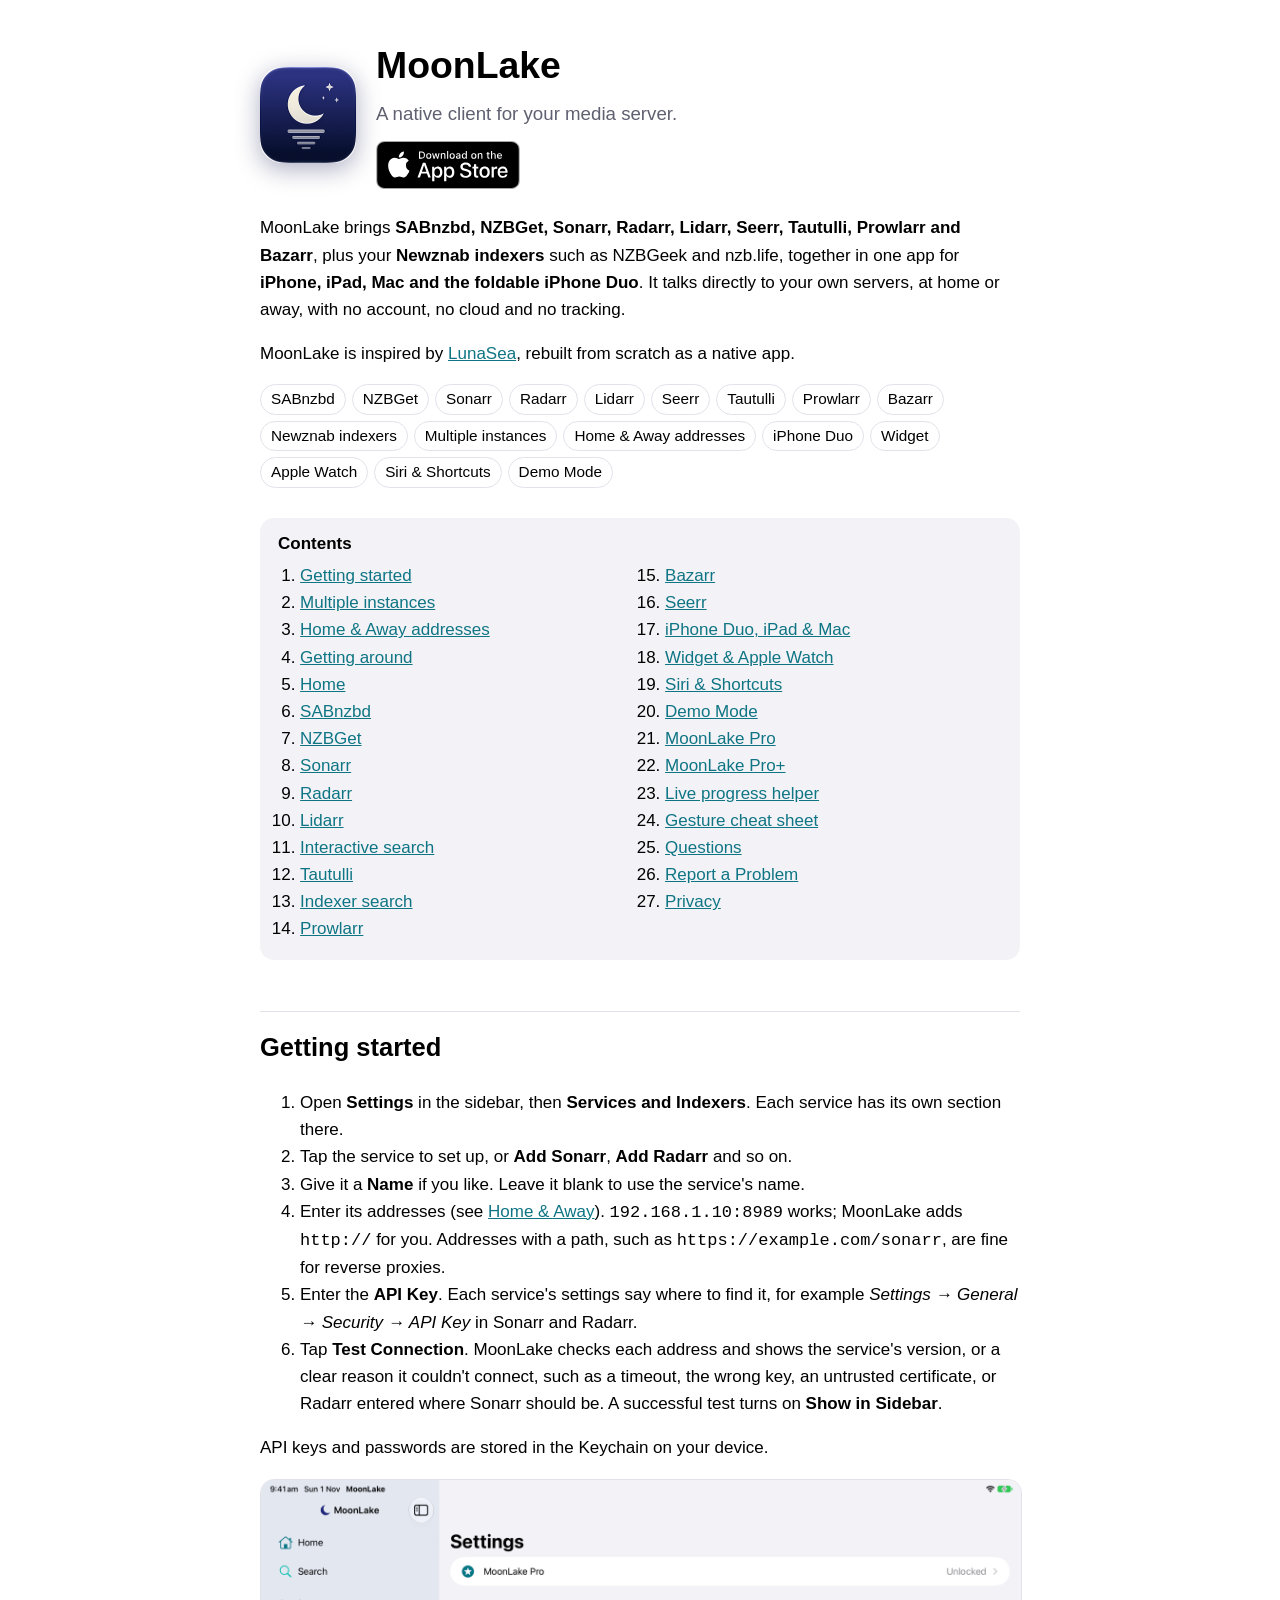
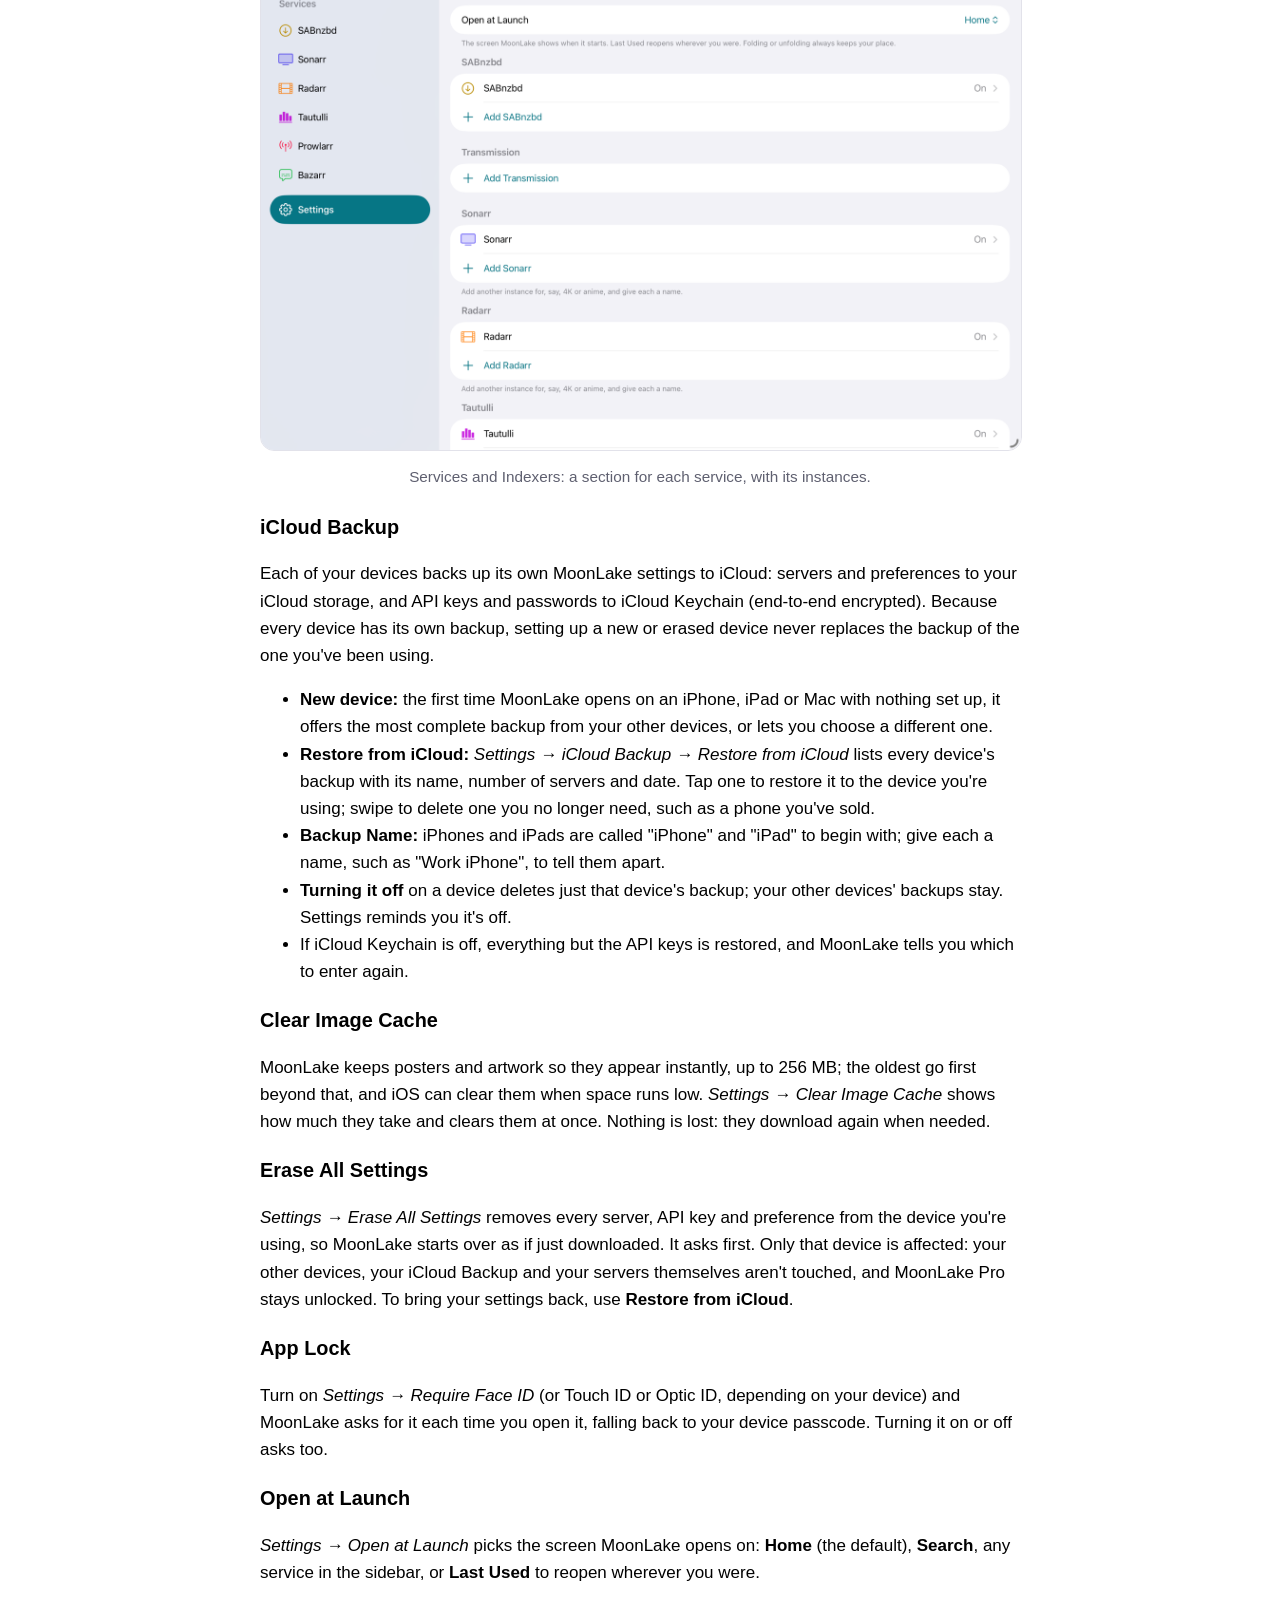
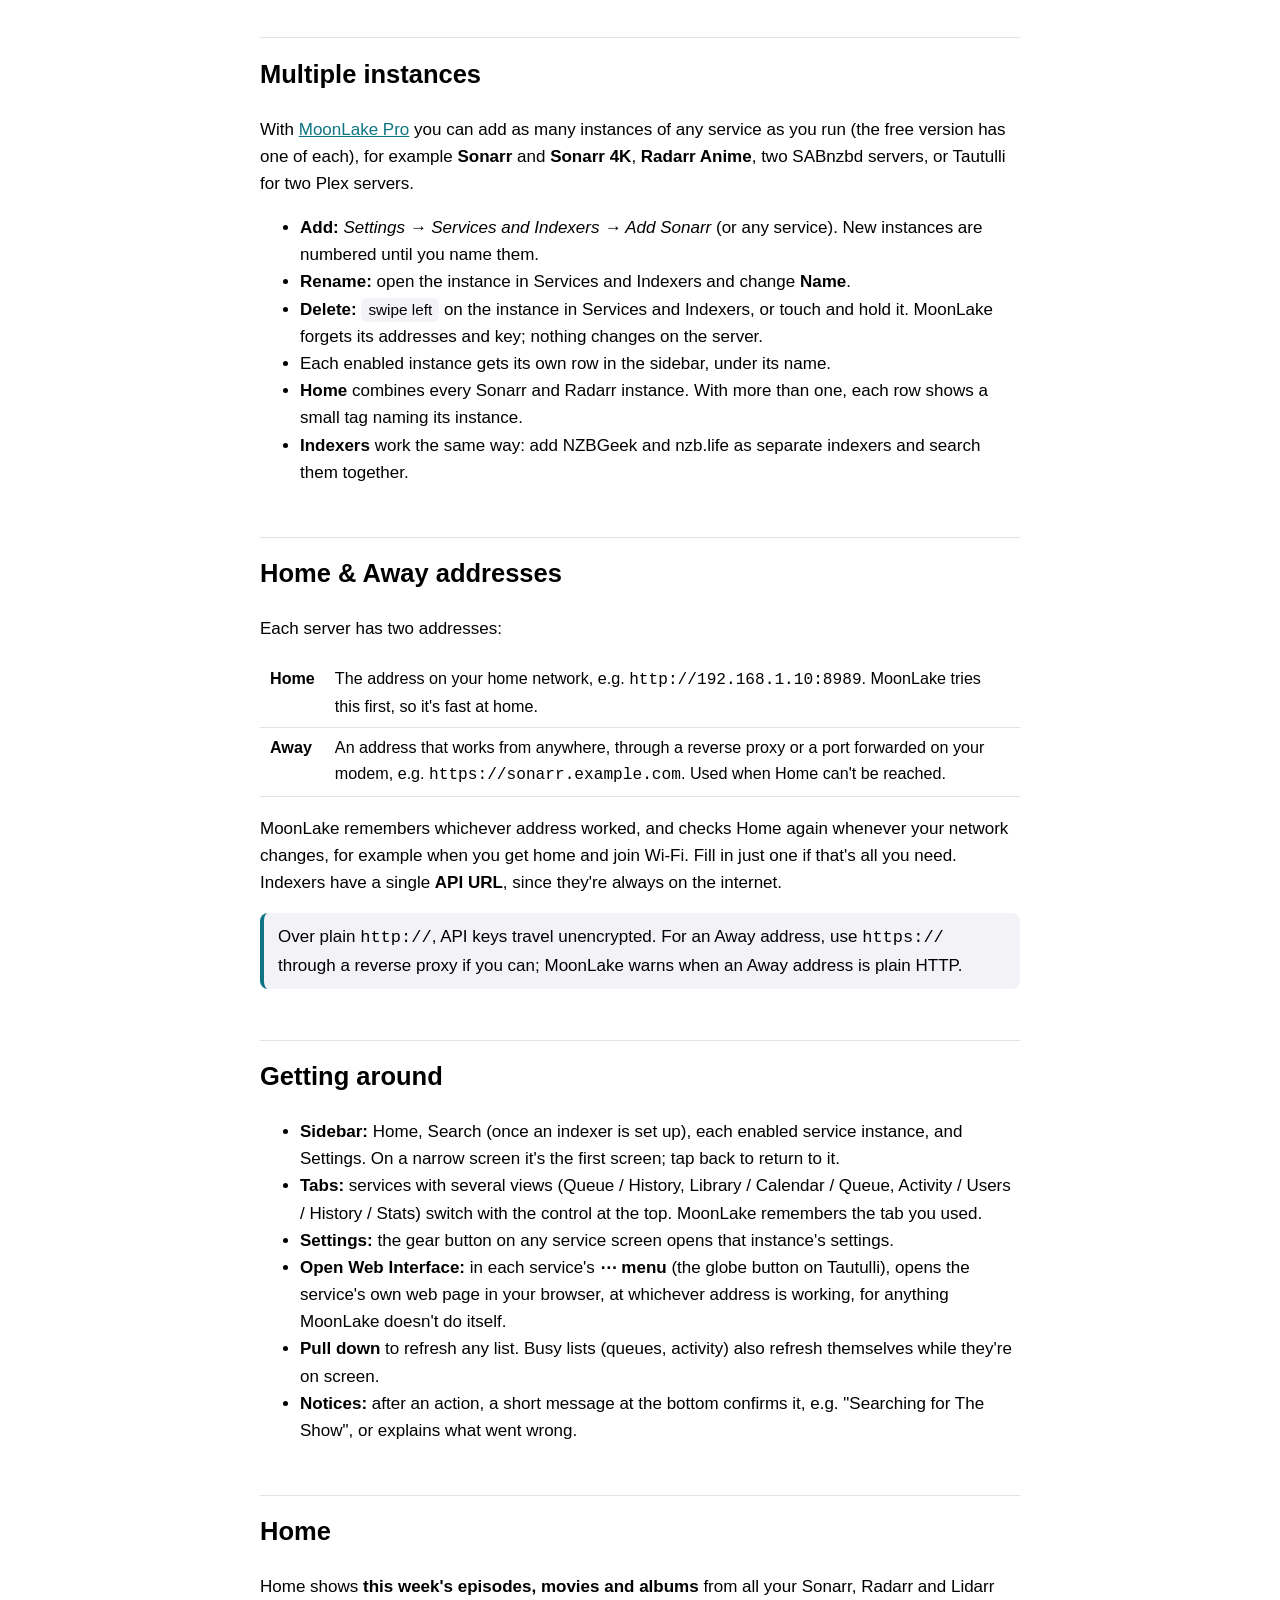
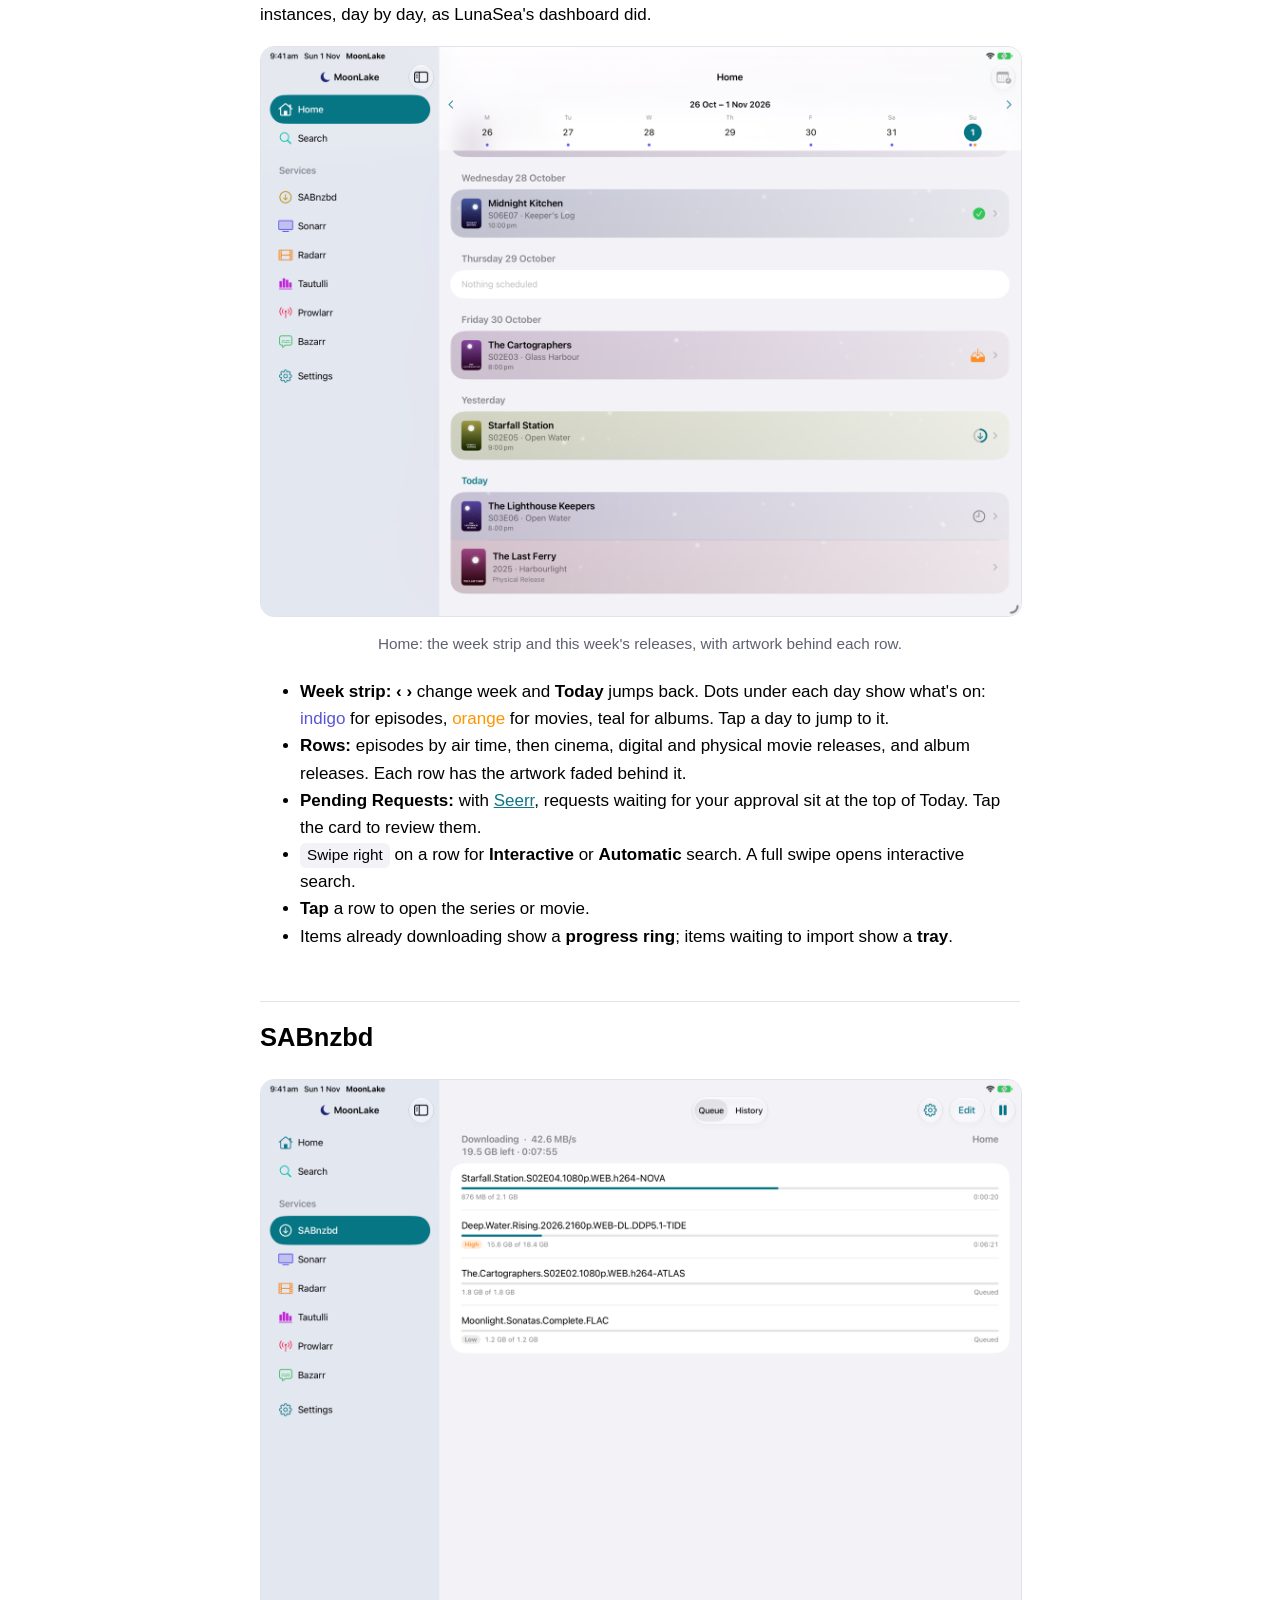
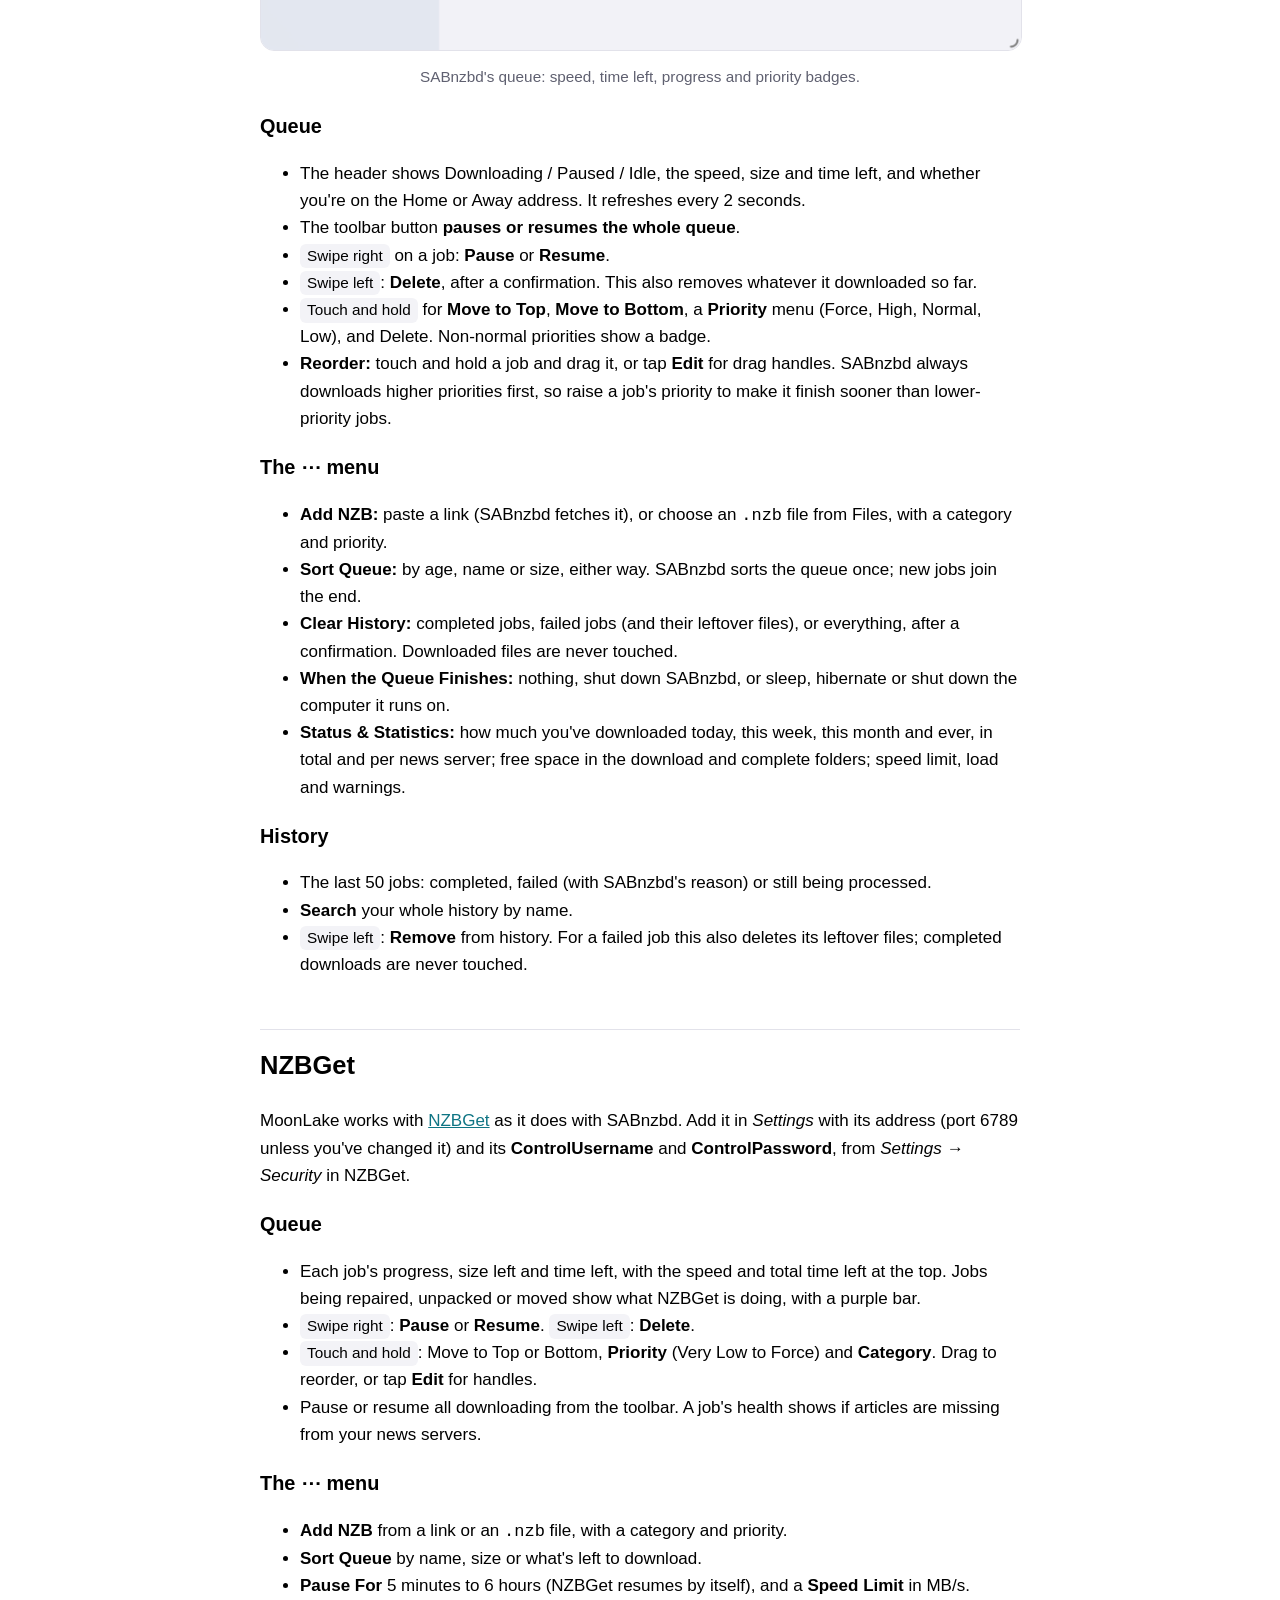
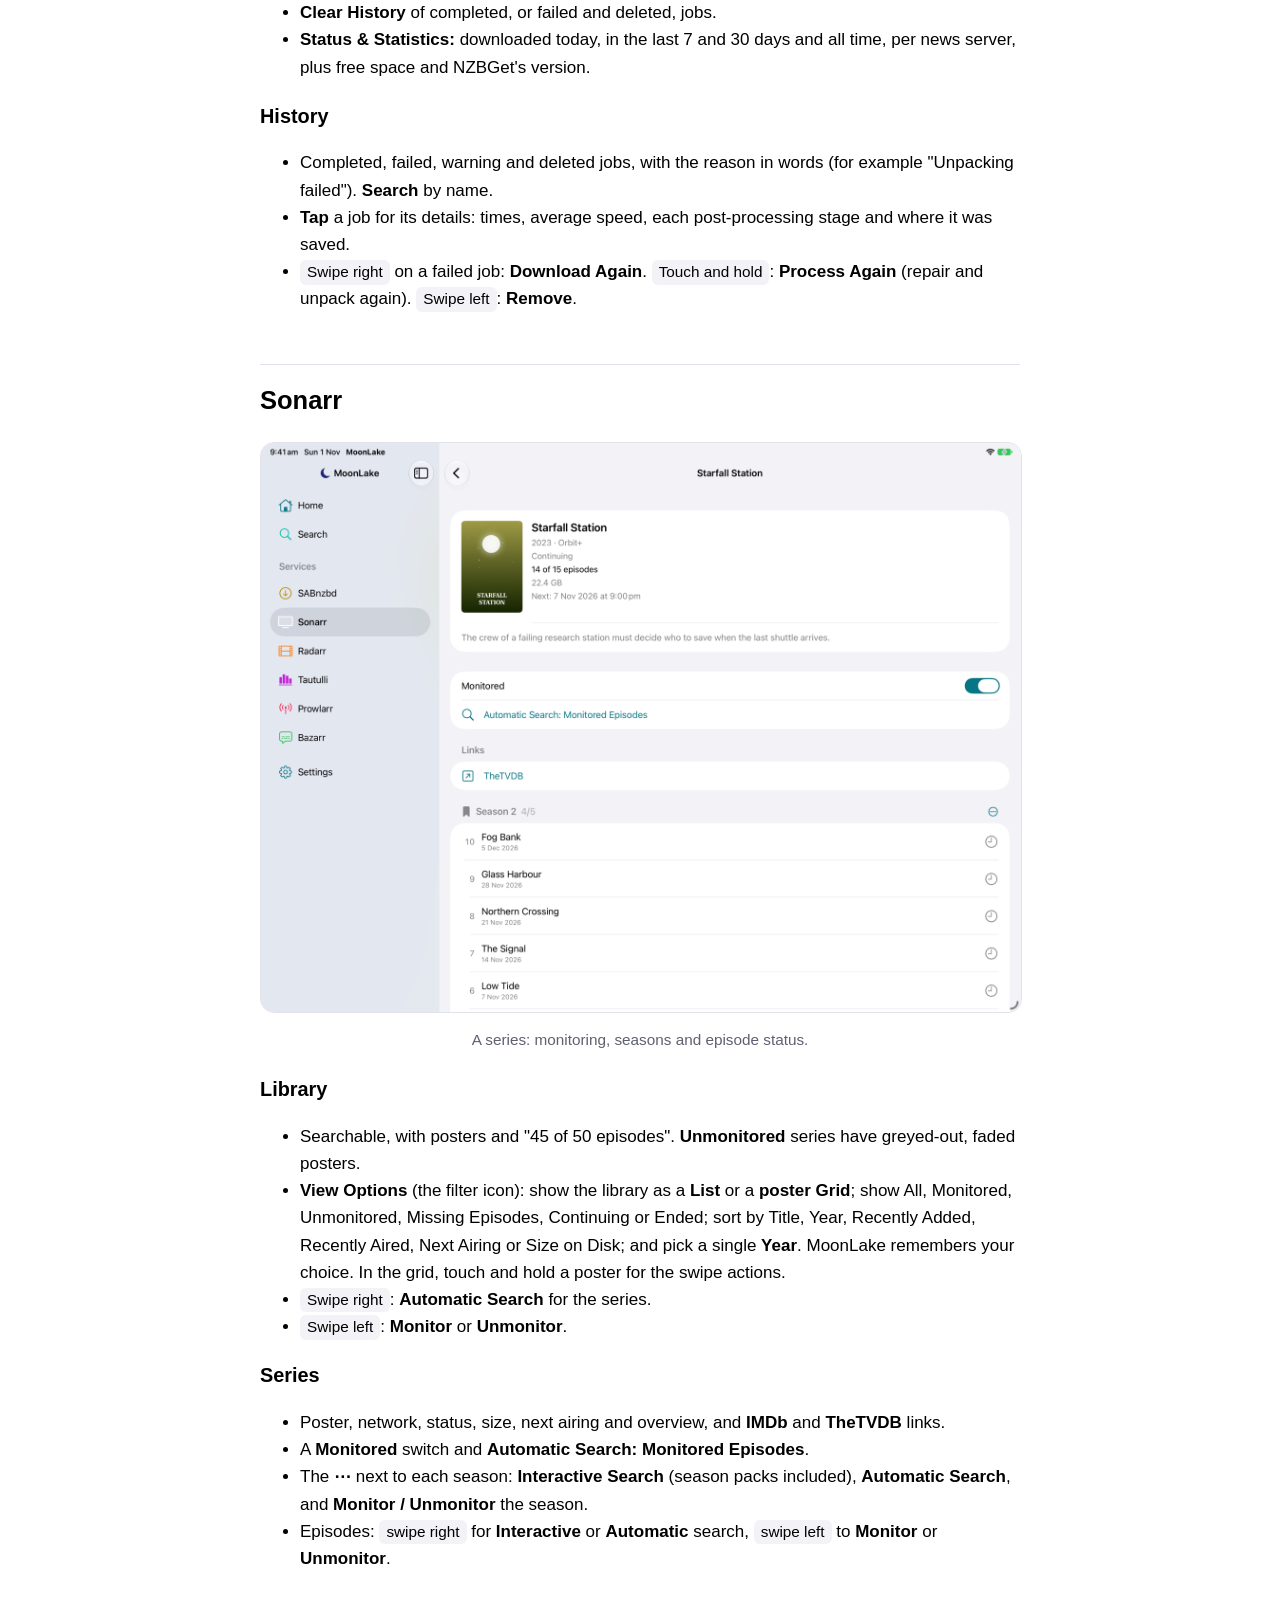
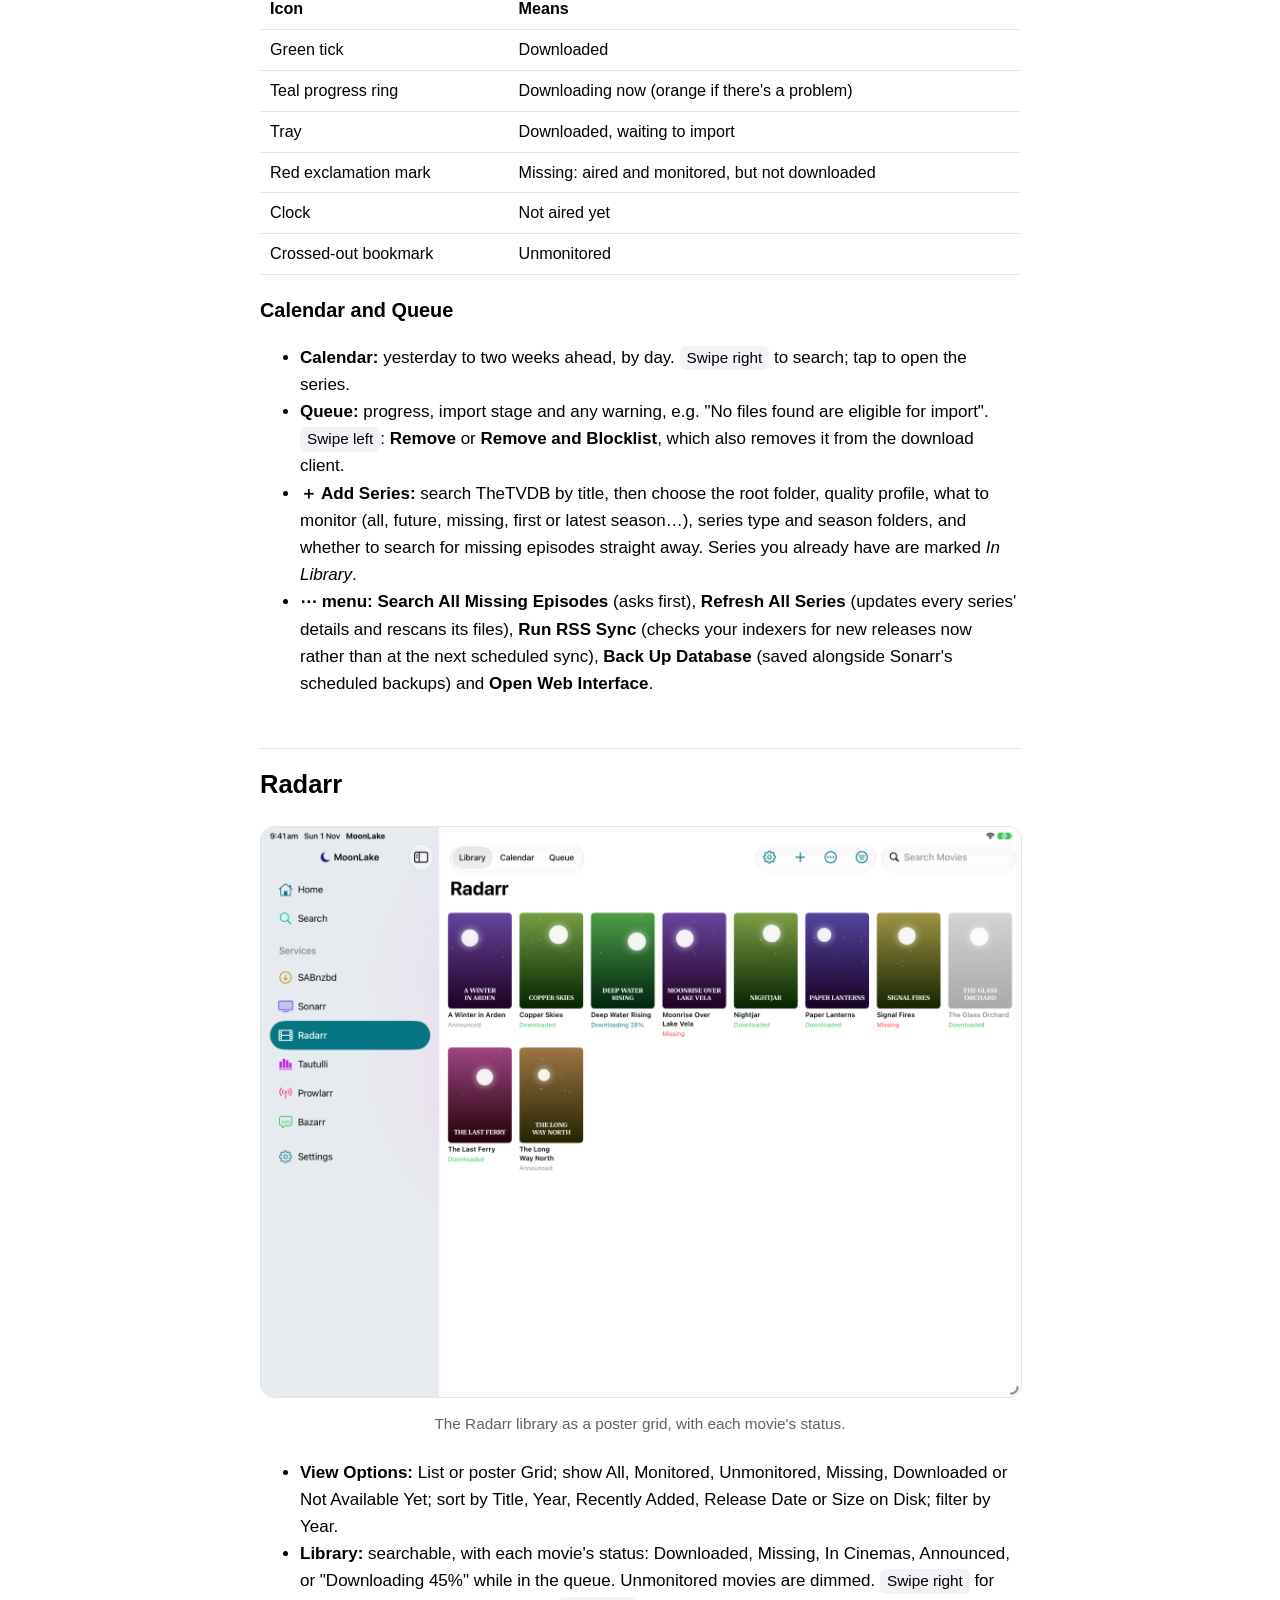
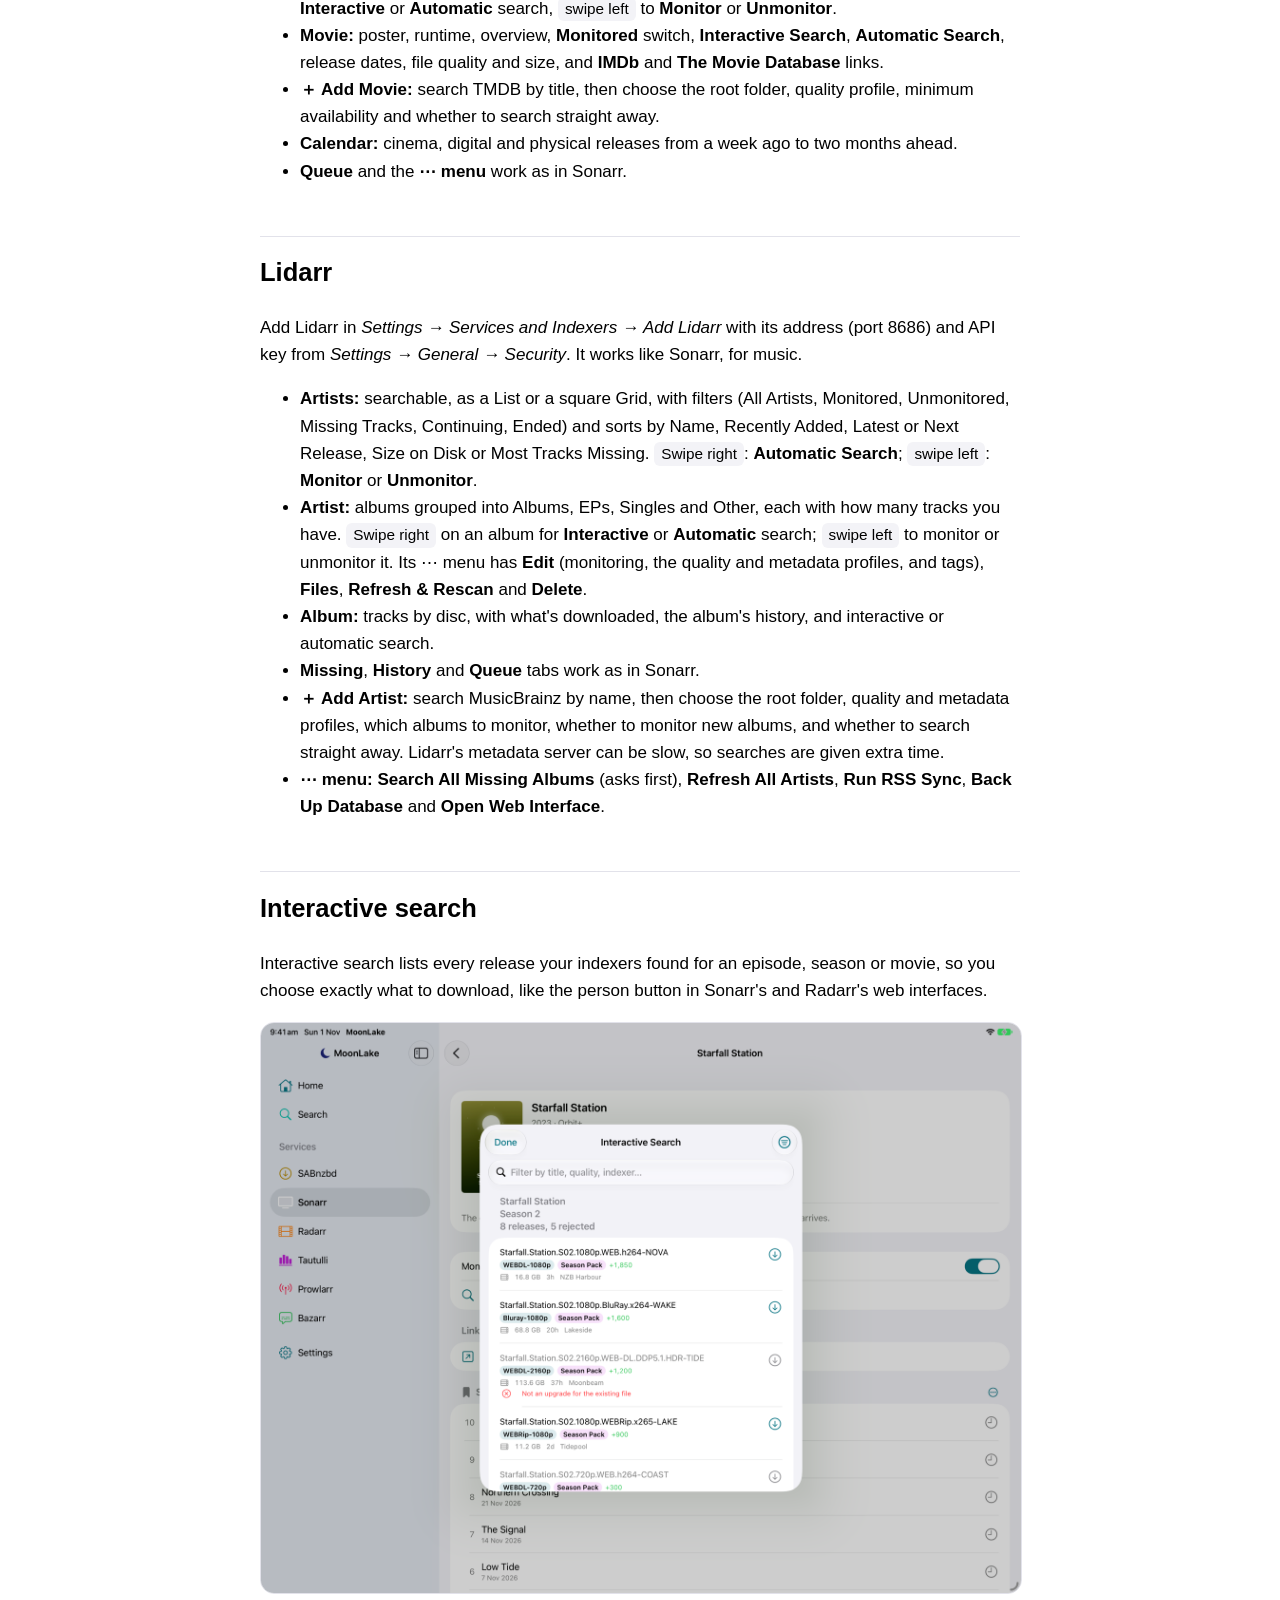
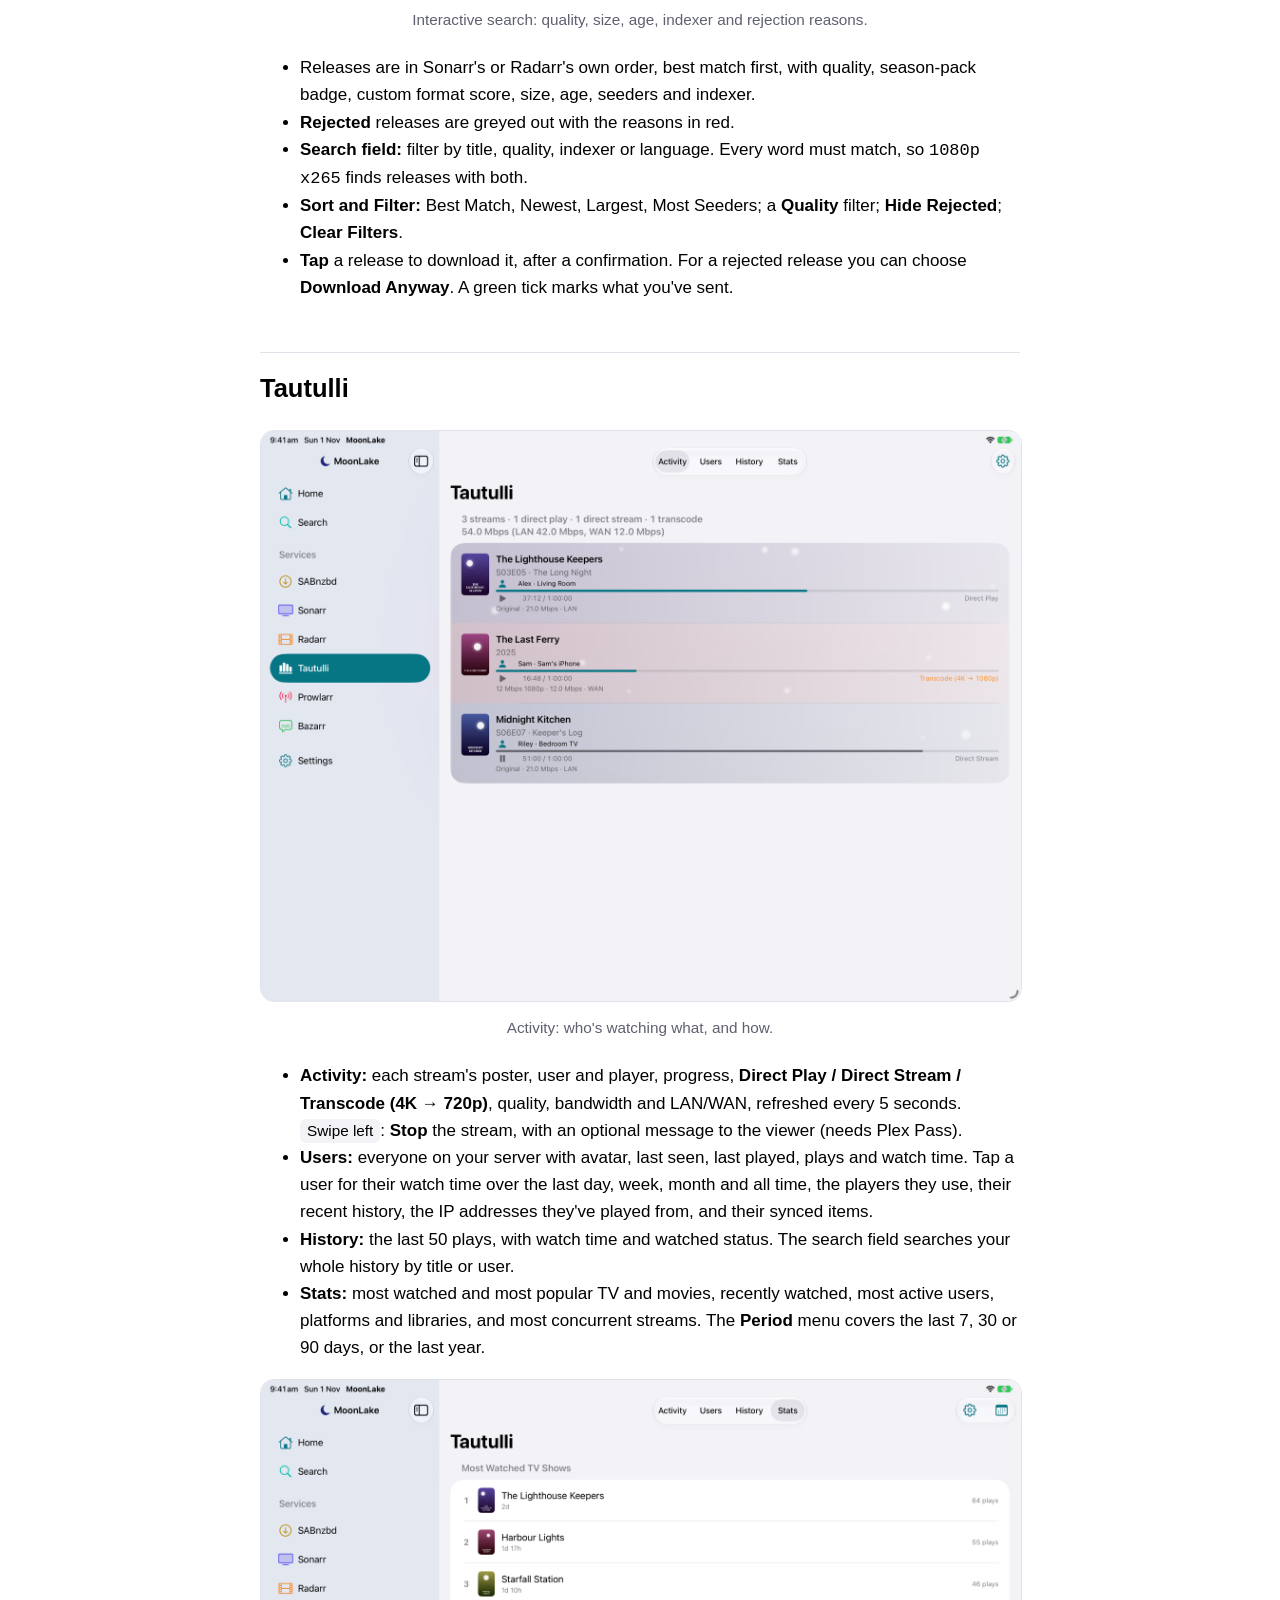
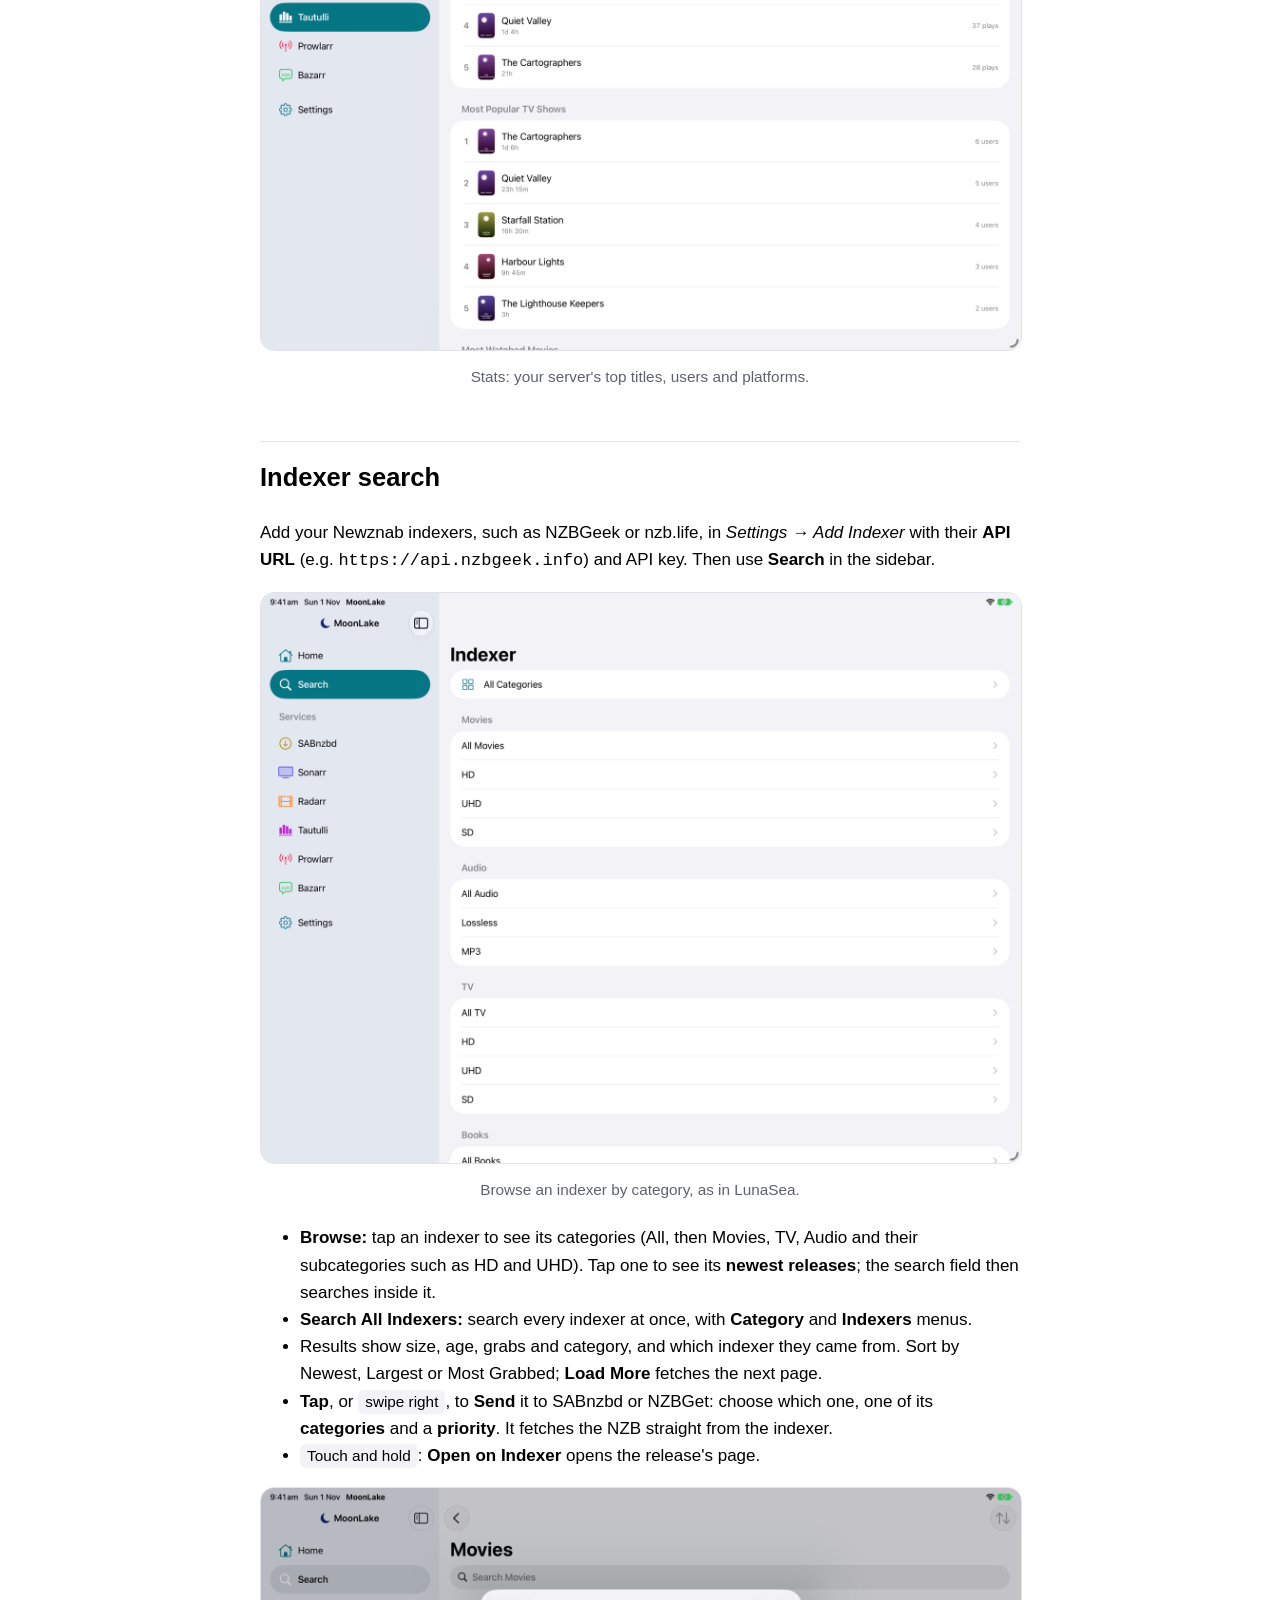
<file: index.html>
<!doctype html>
<html lang="en-AU">
<head>
  <meta charset="utf-8">
  <meta name="viewport" content="width=device-width, initial-scale=1">
  <title>MoonLake – A native client for your media server</title>
  <meta name="description" content="MoonLake is an iPhone, iPad and Mac app for SABnzbd, NZBGet, Sonarr, Radarr, Lidarr, Seerr, Tautulli, Prowlarr, Bazarr and Newznab indexers.">
  <link rel="icon" href="icon.png">
  <link rel="stylesheet" href="style.css">
</head>
<body>
  <main>
    <header class="hero">
      <img src="icon.png" alt="" width="96" height="96">
      <div>
        <h1>MoonLake</h1>
        <p class="tagline muted">A native client for your media server.</p>
        <p><a class="store-badge" href="https://apps.apple.com/app/id6829352237">
          <picture>
            <source srcset="images/app-store-badge-white.svg" media="(prefers-color-scheme: dark)">
            <img src="images/app-store-badge-black.svg" alt="Download on the App Store" width="144" height="48">
          </picture>
        </a></p>
      </div>
    </header>

    <p>MoonLake brings <strong>SABnzbd, NZBGet, Sonarr, Radarr, Lidarr, Seerr, Tautulli, Prowlarr and Bazarr</strong>, plus your <strong>Newznab indexers</strong> such as NZBGeek and nzb.life, together in one app for <strong>iPhone, iPad, Mac and the foldable iPhone Duo</strong>. It talks directly to your own servers, at home or away, with no account, no cloud and no tracking.</p>
    <p>MoonLake is inspired by <a href="https://github.com/jagandeepbrar/lunasea">LunaSea</a>, rebuilt from scratch as a native app.</p>

    <p class="chips"><span>SABnzbd</span><span>NZBGet</span><span>Sonarr</span><span>Radarr</span><span>Lidarr</span><span>Seerr</span><span>Tautulli</span><span>Prowlarr</span><span>Bazarr</span><span>Newznab indexers</span><span>Multiple instances</span><span>Home &amp; Away addresses</span><span>iPhone Duo</span><span>Widget</span><span>Apple Watch</span><span>Siri &amp; Shortcuts</span><span>Demo Mode</span></p>

    <nav class="toc">
      <strong>Contents</strong>
      <ol>
        <li><a href="#setup">Getting started</a></li>
        <li><a href="#instances">Multiple instances</a></li>
        <li><a href="#addresses">Home &amp; Away addresses</a></li>
        <li><a href="#navigating">Getting around</a></li>
        <li><a href="#home">Home</a></li>
        <li><a href="#sabnzbd">SABnzbd</a></li>
        <li><a href="#nzbget">NZBGet</a></li>
        <li><a href="#sonarr">Sonarr</a></li>
        <li><a href="#radarr">Radarr</a></li>
        <li><a href="#lidarr">Lidarr</a></li>
        <li><a href="#interactive">Interactive search</a></li>
        <li><a href="#tautulli">Tautulli</a></li>
        <li><a href="#indexers">Indexer search</a></li>
        <li><a href="#prowlarr">Prowlarr</a></li>
        <li><a href="#bazarr">Bazarr</a></li>
        <li><a href="#seerr">Seerr</a></li>
        <li><a href="#duo">iPhone Duo, iPad &amp; Mac</a></li>
        <li><a href="#widget">Widget &amp; Apple Watch</a></li>
        <li><a href="#shortcuts">Siri &amp; Shortcuts</a></li>
        <li><a href="#demo">Demo Mode</a></li>
        <li><a href="#pro">MoonLake Pro</a></li>
        <li><a href="#proplus">MoonLake Pro+</a></li>
        <li><a href="#helper">Live progress helper</a></li>
        <li><a href="#gestures">Gesture cheat sheet</a></li>
        <li><a href="#faq">Questions</a></li>
        <li><a href="#support">Report a Problem</a></li>
        <li><a href="#privacy">Privacy</a></li>
      </ol>
    </nav>

    <h2 id="setup">Getting started</h2>
    <ol>
      <li>Open <strong>Settings</strong> in the sidebar, then <strong>Services and Indexers</strong>. Each service has its own section there.</li>
      <li>Tap the service to set up, or <strong>Add Sonarr</strong>, <strong>Add Radarr</strong> and so on.</li>
      <li>Give it a <strong>Name</strong> if you like. Leave it blank to use the service's name.</li>
      <li>Enter its addresses (see <a href="#addresses">Home &amp; Away</a>). <code>192.168.1.10:8989</code> works; MoonLake adds <code>http://</code> for you. Addresses with a path, such as <code>https://example.com/sonarr</code>, are fine for reverse proxies.</li>
      <li>Enter the <strong>API Key</strong>. Each service's settings say where to find it, for example <em>Settings → General → Security → API Key</em> in Sonarr and Radarr.</li>
      <li>Tap <strong>Test Connection</strong>. MoonLake checks each address and shows the service's version, or a clear reason it couldn't connect, such as a timeout, the wrong key, an untrusted certificate, or Radarr entered where Sonarr should be. A successful test turns on <strong>Show in Sidebar</strong>.</li>
    </ol>
    <p>API keys and passwords are stored in the Keychain on your device.</p>
    <figure><img src="images/settings.png" alt="Settings, with a section for each service and its instances"><figcaption>Services and Indexers: a section for each service, with its instances.</figcaption></figure>

    <h3>iCloud Backup</h3>
    <p>Each of your devices backs up its own MoonLake settings to iCloud: servers and preferences to your iCloud storage, and API keys and passwords to iCloud Keychain (end-to-end encrypted). Because every device has its own backup, setting up a new or erased device never replaces the backup of the one you've been using.</p>
    <ul>
      <li><strong>New device:</strong> the first time MoonLake opens on an iPhone, iPad or Mac with nothing set up, it offers the most complete backup from your other devices, or lets you choose a different one.</li>
      <li><strong>Restore from iCloud:</strong> <em>Settings → iCloud Backup → Restore from iCloud</em> lists every device's backup with its name, number of servers and date. Tap one to restore it to the device you're using; swipe to delete one you no longer need, such as a phone you've sold.</li>
      <li><strong>Backup Name:</strong> iPhones and iPads are called "iPhone" and "iPad" to begin with; give each a name, such as "Work iPhone", to tell them apart.</li>
      <li><strong>Turning it off</strong> on a device deletes just that device's backup; your other devices' backups stay. Settings reminds you it's off.</li>
      <li>If iCloud Keychain is off, everything but the API keys is restored, and MoonLake tells you which to enter again.</li>
    </ul>

    <h3>Clear Image Cache</h3>
    <p>MoonLake keeps posters and artwork so they appear instantly, up to 256 MB; the oldest go first beyond that, and iOS can clear them when space runs low. <em>Settings → Clear Image Cache</em> shows how much they take and clears them at once. Nothing is lost: they download again when needed.</p>

    <h3>Erase All Settings</h3>
    <p><em>Settings → Erase All Settings</em> removes every server, API key and preference from the device you're using, so MoonLake starts over as if just downloaded. It asks first. Only that device is affected: your other devices, your iCloud Backup and your servers themselves aren't touched, and MoonLake Pro stays unlocked. To bring your settings back, use <strong>Restore from iCloud</strong>.</p>

    <h3>App Lock</h3>
    <p>Turn on <em>Settings → Require Face ID</em> (or Touch ID or Optic ID, depending on your device) and MoonLake asks for it each time you open it, falling back to your device passcode. Turning it on or off asks too.</p>

    <h3>Open at Launch</h3>
    <p><em>Settings → Open at Launch</em> picks the screen MoonLake opens on: <strong>Home</strong> (the default), <strong>Search</strong>, any service in the sidebar, or <strong>Last Used</strong> to reopen wherever you were.</p>

    <h2 id="instances">Multiple instances</h2>
    <p>With <a href="#pro">MoonLake Pro</a> you can add as many instances of any service as you run (the free version has one of each), for example <strong>Sonarr</strong> and <strong>Sonarr 4K</strong>, <strong>Radarr Anime</strong>, two SABnzbd servers, or Tautulli for two Plex servers.</p>
    <ul>
      <li><strong>Add:</strong> <em>Settings → Services and Indexers → Add Sonarr</em> (or any service). New instances are numbered until you name them.</li>
      <li><strong>Rename:</strong> open the instance in Services and Indexers and change <strong>Name</strong>.</li>
      <li><strong>Delete:</strong> <span class="gesture">swipe left</span> on the instance in Services and Indexers, or touch and hold it. MoonLake forgets its addresses and key; nothing changes on the server.</li>
      <li>Each enabled instance gets its own row in the sidebar, under its name.</li>
      <li><strong>Home</strong> combines every Sonarr and Radarr instance. With more than one, each row shows a small tag naming its instance.</li>
      <li><strong>Indexers</strong> work the same way: add NZBGeek and nzb.life as separate indexers and search them together.</li>
    </ul>

    <h2 id="addresses">Home &amp; Away addresses</h2>
    <p>Each server has two addresses:</p>
    <table>
      <tr><th>Home</th><td>The address on your home network, e.g. <code>http://192.168.1.10:8989</code>. MoonLake tries this first, so it's fast at home.</td></tr>
      <tr><th>Away</th><td>An address that works from anywhere, through a reverse proxy or a port forwarded on your modem, e.g. <code>https://sonarr.example.com</code>. Used when Home can't be reached.</td></tr>
    </table>
    <p>MoonLake remembers whichever address worked, and checks Home again whenever your network changes, for example when you get home and join Wi-Fi. Fill in just one if that's all you need. Indexers have a single <strong>API URL</strong>, since they're always on the internet.</p>
    <p class="note">Over plain <code>http://</code>, API keys travel unencrypted. For an Away address, use <code>https://</code> through a reverse proxy if you can; MoonLake warns when an Away address is plain HTTP.</p>

    <h2 id="navigating">Getting around</h2>
    <ul>
      <li><strong>Sidebar:</strong> Home, Search (once an indexer is set up), each enabled service instance, and Settings. On a narrow screen it's the first screen; tap back to return to it.</li>
      <li><strong>Tabs:</strong> services with several views (Queue / History, Library / Calendar / Queue, Activity / Users / History / Stats) switch with the control at the top. MoonLake remembers the tab you used.</li>
      <li><strong>Settings:</strong> the gear button on any service screen opens that instance's settings.</li>
      <li><strong>Open Web Interface:</strong> in each service's <strong>⋯ menu</strong> (the globe button on Tautulli), opens the service's own web page in your browser, at whichever address is working, for anything MoonLake doesn't do itself.</li>
      <li><strong>Pull down</strong> to refresh any list. Busy lists (queues, activity) also refresh themselves while they're on screen.</li>
      <li><strong>Notices:</strong> after an action, a short message at the bottom confirms it, e.g. "Searching for The Show", or explains what went wrong.</li>
    </ul>

    <h2 id="home">Home</h2>
    <p>Home shows <strong>this week's episodes, movies and albums</strong> from all your Sonarr, Radarr and Lidarr instances, day by day, as LunaSea's dashboard did.</p>
    <figure><img src="images/home.png" alt="Home, with the week strip and a list of this week's releases"><figcaption>Home: the week strip and this week's releases, with artwork behind each row.</figcaption></figure>
    <ul>
      <li><strong>Week strip:</strong> <strong>‹ ›</strong> change week and <strong>Today</strong> jumps back. Dots under each day show what's on: <span style="color:#5856D6">indigo</span> for episodes, <span style="color:#FF9500">orange</span> for movies, teal for albums. Tap a day to jump to it.</li>
      <li><strong>Rows:</strong> episodes by air time, then cinema, digital and physical movie releases, and album releases. Each row has the artwork faded behind it.</li>
      <li><strong>Pending Requests:</strong> with <a href="#seerr">Seerr</a>, requests waiting for your approval sit at the top of Today. Tap the card to review them.</li>
      <li><span class="gesture">Swipe right</span> on a row for <strong>Interactive</strong> or <strong>Automatic</strong> search. A full swipe opens interactive search.</li>
      <li><strong>Tap</strong> a row to open the series or movie.</li>
      <li>Items already downloading show a <strong>progress ring</strong>; items waiting to import show a <strong>tray</strong>.</li>
    </ul>

    <h2 id="sabnzbd">SABnzbd</h2>
    <figure><img src="images/sabnzbd-queue.png" alt="SABnzbd queue with speed, progress and priorities"><figcaption>SABnzbd's queue: speed, time left, progress and priority badges.</figcaption></figure>
    <h3>Queue</h3>
    <ul>
      <li>The header shows Downloading / Paused / Idle, the speed, size and time left, and whether you're on the Home or Away address. It refreshes every 2 seconds.</li>
      <li>The toolbar button <strong>pauses or resumes the whole queue</strong>.</li>
      <li><span class="gesture">Swipe right</span> on a job: <strong>Pause</strong> or <strong>Resume</strong>.</li>
      <li><span class="gesture">Swipe left</span>: <strong>Delete</strong>, after a confirmation. This also removes whatever it downloaded so far.</li>
      <li><span class="gesture">Touch and hold</span> for <strong>Move to Top</strong>, <strong>Move to Bottom</strong>, a <strong>Priority</strong> menu (Force, High, Normal, Low), and Delete. Non-normal priorities show a badge.</li>
      <li><strong>Reorder:</strong> touch and hold a job and drag it, or tap <strong>Edit</strong> for drag handles. SABnzbd always downloads higher priorities first, so raise a job's priority to make it finish sooner than lower-priority jobs.</li>
    </ul>
    <h3>The ⋯ menu</h3>
    <ul>
      <li><strong>Add NZB:</strong> paste a link (SABnzbd fetches it), or choose an <code>.nzb</code> file from Files, with a category and priority.</li>
      <li><strong>Sort Queue:</strong> by age, name or size, either way. SABnzbd sorts the queue once; new jobs join the end.</li>
      <li><strong>Clear History:</strong> completed jobs, failed jobs (and their leftover files), or everything, after a confirmation. Downloaded files are never touched.</li>
      <li><strong>When the Queue Finishes:</strong> nothing, shut down SABnzbd, or sleep, hibernate or shut down the computer it runs on.</li>
      <li><strong>Status &amp; Statistics:</strong> how much you've downloaded today, this week, this month and ever, in total and per news server; free space in the download and complete folders; speed limit, load and warnings.</li>
    </ul>
    <h3>History</h3>
    <ul>
      <li>The last 50 jobs: completed, failed (with SABnzbd's reason) or still being processed.</li>
      <li><strong>Search</strong> your whole history by name.</li>
      <li><span class="gesture">Swipe left</span>: <strong>Remove</strong> from history. For a failed job this also deletes its leftover files; completed downloads are never touched.</li>
    </ul>

    <h2 id="nzbget">NZBGet</h2>
    <p>MoonLake works with <a href="https://nzbget.com">NZBGet</a> as it does with SABnzbd. Add it in <em>Settings</em> with its address (port 6789 unless you've changed it) and its <strong>ControlUsername</strong> and <strong>ControlPassword</strong>, from <em>Settings → Security</em> in NZBGet.</p>
    <h3>Queue</h3>
    <ul>
      <li>Each job's progress, size left and time left, with the speed and total time left at the top. Jobs being repaired, unpacked or moved show what NZBGet is doing, with a purple bar.</li>
      <li><span class="gesture">Swipe right</span>: <strong>Pause</strong> or <strong>Resume</strong>. <span class="gesture">Swipe left</span>: <strong>Delete</strong>.</li>
      <li><span class="gesture">Touch and hold</span>: Move to Top or Bottom, <strong>Priority</strong> (Very Low to Force) and <strong>Category</strong>. Drag to reorder, or tap <strong>Edit</strong> for handles.</li>
      <li>Pause or resume all downloading from the toolbar. A job's health shows if articles are missing from your news servers.</li>
    </ul>
    <h3>The ⋯ menu</h3>
    <ul>
      <li><strong>Add NZB</strong> from a link or an <code>.nzb</code> file, with a category and priority.</li>
      <li><strong>Sort Queue</strong> by name, size or what's left to download.</li>
      <li><strong>Pause For</strong> 5 minutes to 6 hours (NZBGet resumes by itself), and a <strong>Speed Limit</strong> in MB/s.</li>
      <li><strong>Clear History</strong> of completed, or failed and deleted, jobs.</li>
      <li><strong>Status &amp; Statistics:</strong> downloaded today, in the last 7 and 30 days and all time, per news server, plus free space and NZBGet's version.</li>
    </ul>
    <h3>History</h3>
    <ul>
      <li>Completed, failed, warning and deleted jobs, with the reason in words (for example "Unpacking failed"). <strong>Search</strong> by name.</li>
      <li><strong>Tap</strong> a job for its details: times, average speed, each post-processing stage and where it was saved.</li>
      <li><span class="gesture">Swipe right</span> on a failed job: <strong>Download Again</strong>. <span class="gesture">Touch and hold</span>: <strong>Process Again</strong> (repair and unpack again). <span class="gesture">Swipe left</span>: <strong>Remove</strong>.</li>
    </ul>

    <h2 id="sonarr">Sonarr</h2>
    <figure><img src="images/sonarr-series.png" alt="A Sonarr series with seasons and episode status icons"><figcaption>A series: monitoring, seasons and episode status.</figcaption></figure>
    <h3>Library</h3>
    <ul>
      <li>Searchable, with posters and "45 of 50 episodes". <strong>Unmonitored</strong> series have greyed-out, faded posters.</li>
      <li><strong>View Options</strong> (the filter icon): show the library as a <strong>List</strong> or a <strong>poster Grid</strong>; show All, Monitored, Unmonitored, Missing Episodes, Continuing or Ended; sort by Title, Year, Recently Added, Recently Aired, Next Airing or Size on Disk; and pick a single <strong>Year</strong>. MoonLake remembers your choice. In the grid, touch and hold a poster for the swipe actions.</li>
      <li><span class="gesture">Swipe right</span>: <strong>Automatic Search</strong> for the series.</li>
      <li><span class="gesture">Swipe left</span>: <strong>Monitor</strong> or <strong>Unmonitor</strong>.</li>
    </ul>
    <h3>Series</h3>
    <ul>
      <li>Poster, network, status, size, next airing and overview, and <strong>IMDb</strong> and <strong>TheTVDB</strong> links.</li>
      <li>A <strong>Monitored</strong> switch and <strong>Automatic Search: Monitored Episodes</strong>.</li>
      <li>The <strong>⋯</strong> next to each season: <strong>Interactive Search</strong> (season packs included), <strong>Automatic Search</strong>, and <strong>Monitor / Unmonitor</strong> the season.</li>
      <li>Episodes: <span class="gesture">swipe right</span> for <strong>Interactive</strong> or <strong>Automatic</strong> search, <span class="gesture">swipe left</span> to <strong>Monitor</strong> or <strong>Unmonitor</strong>.</li>
    </ul>
    <table>
      <tr><th>Icon</th><th>Means</th></tr>
      <tr><td>Green tick</td><td>Downloaded</td></tr>
      <tr><td>Teal progress ring</td><td>Downloading now (orange if there's a problem)</td></tr>
      <tr><td>Tray</td><td>Downloaded, waiting to import</td></tr>
      <tr><td>Red exclamation mark</td><td>Missing: aired and monitored, but not downloaded</td></tr>
      <tr><td>Clock</td><td>Not aired yet</td></tr>
      <tr><td>Crossed-out bookmark</td><td>Unmonitored</td></tr>
    </table>
    <h3>Calendar and Queue</h3>
    <ul>
      <li><strong>Calendar:</strong> yesterday to two weeks ahead, by day. <span class="gesture">Swipe right</span> to search; tap to open the series.</li>
      <li><strong>Queue:</strong> progress, import stage and any warning, e.g. "No files found are eligible for import". <span class="gesture">Swipe left</span>: <strong>Remove</strong> or <strong>Remove and Blocklist</strong>, which also removes it from the download client.</li>
      <li><strong>＋ Add Series:</strong> search TheTVDB by title, then choose the root folder, quality profile, what to monitor (all, future, missing, first or latest season…), series type and season folders, and whether to search for missing episodes straight away. Series you already have are marked <em>In Library</em>.</li>
      <li><strong>⋯ menu:</strong> <strong>Search All Missing Episodes</strong> (asks first), <strong>Refresh All Series</strong> (updates every series' details and rescans its files), <strong>Run RSS Sync</strong> (checks your indexers for new releases now rather than at the next scheduled sync), <strong>Back Up Database</strong> (saved alongside Sonarr's scheduled backups) and <strong>Open Web Interface</strong>.</li>
    </ul>

    <h2 id="radarr">Radarr</h2>
    <figure><img src="images/radarr-library.png" alt="The Radarr library as a poster grid"><figcaption>The Radarr library as a poster grid, with each movie's status.</figcaption></figure>
    <ul>
      <li><strong>View Options:</strong> List or poster Grid; show All, Monitored, Unmonitored, Missing, Downloaded or Not Available Yet; sort by Title, Year, Recently Added, Release Date or Size on Disk; filter by Year.</li>
      <li><strong>Library:</strong> searchable, with each movie's status: Downloaded, Missing, In Cinemas, Announced, or "Downloading 45%" while in the queue. Unmonitored movies are dimmed. <span class="gesture">Swipe right</span> for <strong>Interactive</strong> or <strong>Automatic</strong> search, <span class="gesture">swipe left</span> to <strong>Monitor</strong> or <strong>Unmonitor</strong>.</li>
      <li><strong>Movie:</strong> poster, runtime, overview, <strong>Monitored</strong> switch, <strong>Interactive Search</strong>, <strong>Automatic Search</strong>, release dates, file quality and size, and <strong>IMDb</strong> and <strong>The Movie Database</strong> links.</li>
      <li><strong>＋ Add Movie:</strong> search TMDB by title, then choose the root folder, quality profile, minimum availability and whether to search straight away.</li>
      <li><strong>Calendar:</strong> cinema, digital and physical releases from a week ago to two months ahead.</li>
      <li><strong>Queue</strong> and the <strong>⋯ menu</strong> work as in Sonarr.</li>
    </ul>

    <h2 id="lidarr">Lidarr</h2>
    <p>Add Lidarr in <em>Settings → Services and Indexers → Add Lidarr</em> with its address (port 8686) and API key from <em>Settings → General → Security</em>. It works like Sonarr, for music.</p>
    <ul>
      <li><strong>Artists:</strong> searchable, as a List or a square Grid, with filters (All Artists, Monitored, Unmonitored, Missing Tracks, Continuing, Ended) and sorts by Name, Recently Added, Latest or Next Release, Size on Disk or Most Tracks Missing. <span class="gesture">Swipe right</span>: <strong>Automatic Search</strong>; <span class="gesture">swipe left</span>: <strong>Monitor</strong> or <strong>Unmonitor</strong>.</li>
      <li><strong>Artist:</strong> albums grouped into Albums, EPs, Singles and Other, each with how many tracks you have. <span class="gesture">Swipe right</span> on an album for <strong>Interactive</strong> or <strong>Automatic</strong> search; <span class="gesture">swipe left</span> to monitor or unmonitor it. Its ⋯ menu has <strong>Edit</strong> (monitoring, the quality and metadata profiles, and tags), <strong>Files</strong>, <strong>Refresh &amp; Rescan</strong> and <strong>Delete</strong>.</li>
      <li><strong>Album:</strong> tracks by disc, with what's downloaded, the album's history, and interactive or automatic search.</li>
      <li><strong>Missing</strong>, <strong>History</strong> and <strong>Queue</strong> tabs work as in Sonarr.</li>
      <li><strong>＋ Add Artist:</strong> search MusicBrainz by name, then choose the root folder, quality and metadata profiles, which albums to monitor, whether to monitor new albums, and whether to search straight away. Lidarr's metadata server can be slow, so searches are given extra time.</li>
      <li><strong>⋯ menu:</strong> <strong>Search All Missing Albums</strong> (asks first), <strong>Refresh All Artists</strong>, <strong>Run RSS Sync</strong>, <strong>Back Up Database</strong> and <strong>Open Web Interface</strong>.</li>
    </ul>

    <h2 id="interactive">Interactive search</h2>
    <p>Interactive search lists every release your indexers found for an episode, season or movie, so you choose exactly what to download, like the person button in Sonarr's and Radarr's web interfaces.</p>
    <figure><img src="images/interactive-search.png" alt="Interactive search results with quality, size and rejection reasons"><figcaption>Interactive search: quality, size, age, indexer and rejection reasons.</figcaption></figure>
    <ul>
      <li>Releases are in Sonarr's or Radarr's own order, best match first, with quality, season-pack badge, custom format score, size, age, seeders and indexer.</li>
      <li><strong>Rejected</strong> releases are greyed out with the reasons in red.</li>
      <li><strong>Search field:</strong> filter by title, quality, indexer or language. Every word must match, so <code>1080p x265</code> finds releases with both.</li>
      <li><strong>Sort and Filter:</strong> Best Match, Newest, Largest, Most Seeders; a <strong>Quality</strong> filter; <strong>Hide Rejected</strong>; <strong>Clear Filters</strong>.</li>
      <li><strong>Tap</strong> a release to download it, after a confirmation. For a rejected release you can choose <strong>Download Anyway</strong>. A green tick marks what you've sent.</li>
    </ul>

    <h2 id="tautulli">Tautulli</h2>
    <figure><img src="images/tautulli-activity.png" alt="Tautulli activity with streams in progress"><figcaption>Activity: who's watching what, and how.</figcaption></figure>
    <ul>
      <li><strong>Activity:</strong> each stream's poster, user and player, progress, <strong>Direct Play / Direct Stream / Transcode (4K → 720p)</strong>, quality, bandwidth and LAN/WAN, refreshed every 5 seconds. <span class="gesture">Swipe left</span>: <strong>Stop</strong> the stream, with an optional message to the viewer (needs Plex Pass).</li>
      <li><strong>Users:</strong> everyone on your server with avatar, last seen, last played, plays and watch time. Tap a user for their watch time over the last day, week, month and all time, the players they use, their recent history, the IP addresses they've played from, and their synced items.</li>
      <li><strong>History:</strong> the last 50 plays, with watch time and watched status. The search field searches your whole history by title or user.</li>
      <li><strong>Stats:</strong> most watched and most popular TV and movies, recently watched, most active users, platforms and libraries, and most concurrent streams. The <strong>Period</strong> menu covers the last 7, 30 or 90 days, or the last year.</li>
    </ul>
    <figure><img src="images/tautulli-stats.png" alt="Tautulli statistics"><figcaption>Stats: your server's top titles, users and platforms.</figcaption></figure>

    <h2 id="indexers">Indexer search</h2>
    <p>Add your Newznab indexers, such as NZBGeek or nzb.life, in <em>Settings → Add Indexer</em> with their <strong>API URL</strong> (e.g. <code>https://api.nzbgeek.info</code>) and API key. Then use <strong>Search</strong> in the sidebar.</p>
    <figure><img src="images/indexer-categories.png" alt="An indexer's categories"><figcaption>Browse an indexer by category, as in LunaSea.</figcaption></figure>
    <ul>
      <li><strong>Browse:</strong> tap an indexer to see its categories (All, then Movies, TV, Audio and their subcategories such as HD and UHD). Tap one to see its <strong>newest releases</strong>; the search field then searches inside it.</li>
      <li><strong>Search All Indexers:</strong> search every indexer at once, with <strong>Category</strong> and <strong>Indexers</strong> menus.</li>
      <li>Results show size, age, grabs and category, and which indexer they came from. Sort by Newest, Largest or Most Grabbed; <strong>Load More</strong> fetches the next page.</li>
      <li><strong>Tap</strong>, or <span class="gesture">swipe right</span>, to <strong>Send</strong> it to SABnzbd or NZBGet: choose which one, one of its <strong>categories</strong> and a <strong>priority</strong>. It fetches the NZB straight from the indexer.</li>
      <li><span class="gesture">Touch and hold</span>: <strong>Open on Indexer</strong> opens the release's page.</li>
    </ul>
    <figure><img src="images/send-to-sabnzbd.png" alt="Sending a result to SABnzbd"><figcaption>Send to SABnzbd, with category and priority.</figcaption></figure>
    <p class="muted">Indexers limit how many searches and grabs you can make a day. MoonLake only searches when you ask it to.</p>

    <h2 id="prowlarr">Prowlarr</h2>
    <p>Add Prowlarr in <em>Settings → Add Prowlarr</em> with its address (port 9696) and API key from <em>Settings → General → Security</em>.</p>
    <figure><img src="images/prowlarr.png" alt="Prowlarr's indexers"><figcaption>Prowlarr's indexers, including one resting after failures.</figcaption></figure>
    <ul>
      <li><strong>Indexers:</strong> every indexer with its protocol and priority. Indexers Prowlarr has paused after failures say when they'll be retried. <span class="gesture">Swipe right</span> to <strong>Test</strong>; <span class="gesture">swipe left</span> to <strong>Enable</strong> or <strong>Disable</strong>.</li>
      <li><strong>Stats:</strong> queries, grabs, failures and average response time for each indexer.</li>
      <li><strong>Search</strong> (magnifying glass): search every Prowlarr indexer at once and pick a release, just like <a href="#interactive">interactive search</a>. Grabs go to the download client set up in Prowlarr.</li>
      <li><strong>⋯ menu:</strong> <strong>Test All Indexers</strong>.</li>
    </ul>

    <h2 id="bazarr">Bazarr</h2>
    <p>Add Bazarr in <em>Settings → Add Bazarr</em> with its address (port 6767) and API key from <em>Settings → General → Security</em>.</p>
    <figure><img src="images/bazarr.png" alt="Episodes missing subtitles in Bazarr"><figcaption>Episodes missing subtitles, with the languages Bazarr is still looking for.</figcaption></figure>
    <ul>
      <li><strong>Episodes</strong> and <strong>Movies</strong> list everything still missing subtitles, with the missing languages in red. The search field filters by title.</li>
      <li><span class="gesture">Swipe right</span>, or touch and hold, to <strong>search for one missing language</strong>, e.g. "Search English".</li>
      <li><strong>⋯ menu:</strong> <strong>Search All Missing</strong> episodes or movies. Bazarr works through them in the background.</li>
    </ul>

    <h2 id="seerr">Seerr</h2>
    <p><a href="https://github.com/seerr-team/seerr">Seerr</a> (the successor to Overseerr and Jellyseerr) lets the people who use your media server ask for movies and shows. MoonLake is for the admin: review and manage their requests and issues from anywhere. Add Seerr in <em>Settings → Services and Indexers → Add Seerr</em> with its address (port 5055) and API key from <em>Settings → General</em>.</p>
    <ul>
      <li><strong>Requests:</strong> every request with its poster, who asked and its status, with a <strong>Filter</strong> menu (All, Pending, Approved, Processing, Available, Failed). <span class="gesture">Swipe right</span> on a pending request to <strong>Approve</strong> it, or on a failed one to <strong>Retry</strong>; <span class="gesture">swipe left</span> to <strong>Decline</strong> (asks first) or <strong>Delete</strong>. Tap a request for its details.</li>
      <li><strong>Issues:</strong> problems people have reported, such as missing subtitles or bad audio. Read and add comments, <strong>Resolve</strong> or <strong>Reopen</strong> them, or delete them.</li>
      <li><strong>⋯ menu:</strong> <strong>Users</strong> (their request quotas and requests), <strong>Status</strong> (Seerr's version, whether an update is available, and library sync progress) and <strong>Sync Libraries</strong>.</li>
    </ul>
    <p class="muted">MoonLake doesn't make requests itself: add things straight to Sonarr, Radarr or Lidarr instead.</p>

    <h2 id="duo">iPhone Duo, iPad &amp; Mac</h2>
    <ul>
      <li><strong>Unfolded</strong> (and on iPad and Mac): the sidebar and the content side by side. <strong>Folded</strong>: one screen at a time.</li>
      <li><strong>Book posture:</strong> hold the Duo half open and sideways, and the sidebar fills the left page with the content on the right, so nothing sits on the crease.</li>
      <li><strong>Folding and unfolding keep your place:</strong> the series you're on, the tab you're in.</li>
    </ul>
    <figure><img src="images/duo-book.png" alt="MoonLake on iPhone Duo in book posture"><figcaption>Book posture: the sidebar on the left page, the series on the right.</figcaption></figure>

    <h2 id="widget">Widget &amp; Apple Watch</h2>
    <p>With <a href="#pro">MoonLake Pro</a>, what's on today follows you off the app.</p>
    <ul>
      <li><strong>Releasing Today widget:</strong> today's episodes, movies and albums from all your Sonarr, Radarr and Lidarr instances, with air times and a tick for what's already downloaded. Small, medium and large on the Home Screen, iPad and Mac, plus Lock Screen sizes on iPhone. It moves on to each new day by itself; open MoonLake now and then to pick up changes.</li>
      <li><strong>Apple Watch:</strong> scroll with the Digital Crown between <strong>Upcoming</strong> (the week's releases by day), <strong>Downloads</strong> (SABnzbd's, or NZBGet's, speed and queue, with Pause and Resume) and <strong>Streams</strong> (who's watching on Plex, via Tautulli).</li>
      <li><strong>Complications:</strong> today's count, the next releases, or a one-line summary on your watch face.</li>
      <li><strong>Downloads on the Lock Screen</strong> (<a href="#proplus">Pro+</a>): while SABnzbd or NZBGet is downloading, a Live Activity shows the current download, progress, speed and time left on the Lock Screen and in the Dynamic Island.</li>
      <li>The Watch asks your iPhone for live status, so your server addresses and API keys never leave your iPhone.</li>
    </ul>

    <h2 id="shortcuts">Siri &amp; Shortcuts</h2>
    <p>MoonLake adds three actions to the Shortcuts app, and you can ask Siri for them by name. They run without opening MoonLake, using the servers you've set up.</p>
    <ul>
      <li><strong>Pause Downloads:</strong> pauses SABnzbd and NZBGet, for a number of minutes or until you resume them. "Pause downloads in MoonLake."</li>
      <li><strong>Resume Downloads:</strong> resumes them. "Resume downloads in MoonLake."</li>
      <li><strong>What's Releasing Today:</strong> today's episodes, movies and albums. "What's releasing today in MoonLake?"</li>
    </ul>

    <h2 id="demo">Demo Mode</h2>
    <p>Want to look around before connecting anything? Tap <strong>Try Demo Mode</strong> on Home, or turn on <em>Settings → Demo Mode</em>. MoonLake fills every screen with sample servers: made-up shows, movies, downloads and streams, with artwork drawn from their titles. Everything works, from searches to pausing downloads, but nothing leaves your device and your own settings aren't touched. Tap <strong>Exit</strong> at the bottom of the sidebar to go back.</p>
    <p class="muted">The screenshots on this page were taken in Demo Mode.</p>

    <h2 id="pro">MoonLake Pro</h2>
    <p>MoonLake is free with one instance of each service. <strong>MoonLake Pro</strong> is a one-time purchase (no subscription) that adds:</p>
    <ul>
      <li><strong>Multiple instances</strong> of any service, e.g. Sonarr and Sonarr 4K.</li>
      <li>The <strong>Releasing Today widget</strong>.</li>
      <li>The <strong>Apple Watch app</strong> and complications.</li>
    </ul>
    <p>Buy it in <em>Settings → MoonLake Pro</em>. It's shared with your family through Family Sharing, and <strong>Restore Purchases</strong> brings it back on a new device.</p>
    <p><a href="#proplus">MoonLake Pro+</a> adds notifications and downloads on the Lock Screen.</p>

    <h2 id="proplus">MoonLake Pro+</h2>
    <p><strong>MoonLake Pro+</strong> is a monthly subscription (A$1.99 a month, with a one-week free trial). It includes everything in <a href="#pro">Pro</a> and adds two things on iPhone and iPad: <strong>notifications</strong> from your servers, and your <strong>downloads on the Lock Screen</strong> and in the Dynamic Island. Subscribe in <em>Settings → MoonLake Pro</em>, and cancel any time in your Apple Account's subscriptions.</p>
    <p>Both work even when MoonLake is closed, through MoonLake's <strong>notification relay</strong>: your servers tell the relay when something happens, and the relay passes it on to your device through Apple's push service. The relay never has your server addresses, API keys or passwords; see the <a href="privacy.html">privacy policy</a>.</p>

    <h3>Notifications</h3>
    <ol>
      <li>Open <em>Settings → Notifications</em> and turn on <strong>Notifications</strong>.</li>
      <li>Under <strong>Servers</strong>, tap <strong>Connect</strong> next to each Sonarr, Radarr, Lidarr, Prowlarr, Bazarr, Seerr, SABnzbd and NZBGet. MoonLake adds a webhook to that server for you (in Sonarr, Radarr, Lidarr and Prowlarr under <em>Settings → Connect</em>; in Seerr under <em>Settings → Notifications → Webhook</em>; in Bazarr under <em>Settings → Notifications</em>, as its JSON provider; in SABnzbd under <em>Config → Notifications</em>). There's nothing to type in.</li>
      <li><strong>NZBGet</strong> can't send webhooks itself, so Connect installs MoonLake's small NZBGet extension and switches it on (NZBGet 23 or later). It tells MoonLake when a download is added, deleted, finished or failed, sending only the download's name, category and result.</li>
      <li>Tap <strong>Send Test Notification</strong> to check it works.</li>
    </ol>
    <p>Choose what you hear about under <strong>Notify Me About</strong>:</p>
    <table>
      <tr><th>Server</th><th>Events</th></tr>
      <tr><td>Sonarr, Radarr</td><td>Grabbed · Imported or Upgraded · Import Needs Attention (a download finished but couldn't be imported, with the reason) · Health Issues</td></tr>
      <tr><td>Lidarr</td><td>Grabbed · Imported or Upgraded · Import Needs Attention · Download Failed · Health Issues</td></tr>
      <tr><td>Seerr</td><td>New Requests · Requests Available · Requests Declined or Failed · Issues (reported, commented on, resolved or reopened)</td></tr>
      <tr><td>SABnzbd</td><td>Download Finished · Download Failed · All Downloads Finished · Disk Full</td></tr>
      <tr><td>NZBGet</td><td>Download Finished · Download Failed (or needs attention, with the reason) · All Downloads Finished</td></tr>
      <tr><td>Bazarr</td><td>Subtitles Downloaded: found, upgraded, uploaded, extracted from the video or translated, with the language and provider</td></tr>
      <tr><td>Prowlarr</td><td>Health Issues</td></tr>
    </table>
    <p>Under <strong>Per Server</strong>, give one server its own choices, for example only failures from Sonarr 4K. The rest follow the app-wide switches.</p>
    <p>Each iPhone and iPad connects for itself and gets its own webhook, so connect on every device you want notifications on. Seerr is the exception: it has room for only one webhook, so the first device to connect owns it and your other devices follow it. If that device disconnects, another takes over. If a webhook address has ever been shared by mistake, <strong>New Webhook Addresses</strong> retires the old ones and updates your servers.</p>

    <h3>Downloads on the Lock Screen</h3>
    <p>While SABnzbd or NZBGet is downloading, a Live Activity shows the current download, progress, speed and time left on the Lock Screen and in the Dynamic Island. Tap it to open the downloader.</p>
    <ul>
      <li><strong>It starts by itself</strong> when a download is added, as long as SABnzbd or NZBGet is connected in <em>Settings → Notifications</em>, even with MoonLake closed.</li>
      <li><strong>It ends</strong> with <strong>Done · All downloads finished</strong> when the queue completes, or <strong>Stopped · Queue empty</strong> if you delete what was downloading. A finished activity stays for five minutes.</li>
      <li><strong>Progress:</strong> on its own, MoonLake updates progress when it's open and now and then in the background, and counts down in between. For progress that keeps up all the time, add the <a href="#helper">live progress helper</a>.</li>
      <li>Turn it off in <em>Settings → Notifications → Downloads on Lock Screen</em>.</li>
    </ul>

    <h2 id="helper">Live progress helper</h2>
    <p>The helper is optional. Without it, your Lock Screen download starts and ends by itself but only shows progress when MoonLake has had a chance to check. With it, progress, speed and time left stay up to date with MoonLake closed, and a deleted download clears within about 30 seconds.</p>

    <h3>Why a helper?</h3>
    <p>SABnzbd and NZBGet only tell the outside world about events, such as "download added" or "queue finished", not their progress in between. And iOS doesn't let apps check a server every few seconds in the background. So something on your own network has to look at their queues and pass the progress on. That's the helper. <strong>One helper watches all your SABnzbd and NZBGet servers.</strong></p>

    <h3>What it does</h3>
    <ol>
      <li>Every 30 seconds it asks each SABnzbd and NZBGet for its queue, over your home network.</li>
      <li>If something is queued, it sends the queue (names, sizes, speed and time left) to MoonLake's relay, which updates the Live Activity on your devices.</li>
      <li>When the queue empties, it sends one last update, so the relay can end the activity as finished or as emptied.</li>
      <li>While they're idle, it sends nothing at all.</li>
    </ol>
    <p>It's a short script you can read: a loop of <code>curl</code> calls, with nothing to install. <strong>Your API keys and passwords stay in the helper, at home</strong>; the relay only ever sees the queue. The helper needs to reach the internet, but nothing needs to reach it: no ports to open.</p>

    <h3>What you need</h3>
    <p>Something that's always on and can reach your SABnzbd and NZBGet: a <strong>Mac</strong>, a <strong>Linux</strong> computer or Raspberry Pi, a <strong>Docker</strong> host, a <strong>Synology</strong> NAS, or a <strong>Windows</strong> PC. The computer that runs your downloader is usually the easiest choice.</p>

    <h3>Setting it up</h3>
    <ol>
      <li>On your iPhone or iPad, open <em>Settings → Notifications</em>. Under <strong>Live Download Progress</strong>, tap <strong>Set Up</strong>. It covers every SABnzbd and NZBGet you've added.</li>
      <li>Leave <strong>New Helper</strong> selected and choose what it <strong>Runs On</strong>.</li>
      <li>MoonLake shows everything that system needs, already filled in with your servers' addresses and the private addresses for your device. Tap <strong>Copy</strong> on each item and paste it on the computer (Universal Clipboard pastes straight onto a Mac).</li>
      <li>Follow the steps shown under <strong>Set It Up</strong>.</li>
      <li>Add a download and lock your phone: the Live Activity should keep up within a minute or two.</li>
    </ol>
    <table>
      <tr><th>Runs on</th><th>What MoonLake gives you</th><th>How it keeps running</th></tr>
      <tr><td>Mac</td><td>The helper, and a background item</td><td>Starts at login and restarts if it stops (launchd). A few lines in Terminal set it up.</td></tr>
      <tr><td>Linux</td><td>The helper, and a service file</td><td>A systemd user service: starts at boot and restarts if it stops.</td></tr>
      <tr><td>Docker</td><td>The helper, and a compose file</td><td>Runs in the small official <code>curlimages/curl</code> image, restarted by Docker.</td></tr>
      <tr><td>Synology</td><td>The helper, and a compose file</td><td>A Container Manager project (DSM 7.2 or later), or a boot-up task in Task Scheduler.</td></tr>
      <tr><td>Windows</td><td>A PowerShell version of the helper</td><td>A scheduled task that starts at sign-in, hidden.</td></tr>
    </table>
    <p class="note">The helper uses each server's <strong>Home</strong> address. If one is <code>localhost</code> and the helper runs in Docker, change it in the helper's server list to the server's network address, such as <code>http://192.168.1.10:8080</code>; MoonLake warns you when this applies.</p>

    <h3>More than one iPhone or iPad</h3>
    <p>One helper can update all your devices. You don't need a second helper, and nothing changes on the one you have. One code covers every server the helper watches.</p>
    <ol>
      <li>On the device you set the helper up from, open <em>Settings → Notifications → Live Download Progress → Set Up</em> and tap <strong>Share With Another Device</strong>. It shows a code such as <code>86TE-PGVV</code>, which works once, for 10 minutes.</li>
      <li>On the other device, open the same screen, choose <strong>Already Running</strong>, enter the code and tap <strong>Link</strong>.</li>
    </ol>
    <p>The first device then lists the other under <strong>Also Updates</strong>. <strong>Stop Sharing</strong> on the first device, or <strong>Stop Using It</strong> on the other, undoes it.</p>

    <h3>Updating or removing it</h3>
    <ul>
      <li><strong>After adding a SABnzbd or NZBGet, after New Webhook Addresses,</strong> or if a server's address, API key or password changes, open <strong>Set Up</strong> again, copy the new helper over the old one and restart it. The steps in MoonLake include how.</li>
      <li><strong>To remove it,</strong> follow the "Stopping it" step for your system in MoonLake, then delete the files.</li>
    </ul>

    <h3>If progress doesn't update</h3>
    <ul>
      <li>Check the helper is running on the computer, and that the computer can open your SABnzbd's or NZBGet's address in a browser.</li>
      <li>Check <em>Downloads on Lock Screen</em> is on, and that Live Activities are allowed for MoonLake in iOS Settings.</li>
      <li>On a locked device, iOS may hold some updates back for a minute or two to save battery. That's normal.</li>
      <li>On a second device, make sure it's linked under <strong>Already Running</strong>.</li>
    </ul>

    <h2 id="gestures">Gesture cheat sheet</h2>
    <table>
      <tr><th>Where</th><th>Swipe right</th><th>Swipe left</th><th>Touch and hold</th></tr>
      <tr><td>Home</td><td>Interactive · Automatic search</td><td>–</td><td>Same searches</td></tr>
      <tr><td>SABnzbd queue</td><td>Pause · Resume</td><td>Delete</td><td>Move to Top/Bottom · Priority · Drag to reorder</td></tr>
      <tr><td>SABnzbd history</td><td>–</td><td>Remove</td><td>Remove</td></tr>
      <tr><td>NZBGet queue</td><td>Pause · Resume</td><td>Delete</td><td>Move to Top/Bottom · Priority · Category · Drag to reorder</td></tr>
      <tr><td>NZBGet history</td><td>Download Again (failed jobs)</td><td>Remove</td><td>Download Again · Process Again · Remove</td></tr>
      <tr><td>Sonarr library</td><td>Automatic search</td><td>Monitor · Unmonitor</td><td>Both</td></tr>
      <tr><td>Sonarr episodes, calendar</td><td>Interactive · Automatic search</td><td>Monitor · Unmonitor (episodes)</td><td>All of these</td></tr>
      <tr><td>Radarr library, calendar</td><td>Interactive · Automatic search</td><td>Monitor · Unmonitor</td><td>All of these</td></tr>
      <tr><td>Lidarr artists</td><td>Automatic search</td><td>Monitor · Unmonitor</td><td>Both</td></tr>
      <tr><td>Lidarr albums</td><td>Interactive · Automatic search</td><td>Monitor · Unmonitor</td><td>All of these</td></tr>
      <tr><td>Seerr requests</td><td>Approve (pending) · Retry (failed)</td><td>Decline · Delete</td><td>All of these</td></tr>
      <tr><td>Sonarr/Radarr queue</td><td>–</td><td>Remove · Remove and Blocklist</td><td>Remove</td></tr>
      <tr><td>Tautulli activity</td><td>–</td><td>Stop stream</td><td>Stop stream</td></tr>
      <tr><td>Prowlarr indexers</td><td>Test</td><td>Enable · Disable</td><td>Both</td></tr>
      <tr><td>Bazarr wanted</td><td>Search a missing language</td><td>–</td><td>Same searches</td></tr>
      <tr><td>Indexer results</td><td>Send to SABnzbd or NZBGet</td><td>–</td><td>Send · Open on Indexer</td></tr>
      <tr><td>Settings instances</td><td>–</td><td>Delete instance</td><td>Delete instance</td></tr>
    </table>
    <p class="muted">A full swipe runs the first action, for example opening interactive search.</p>

    <h2 id="faq">Questions</h2>
    <h3>Where do I get MoonLake?</h3>
    <p>MoonLake is on the <a href="https://apps.apple.com/app/id6829352237">App Store</a> for iPhone, iPad and Mac (one app for all three), for iOS 27 and macOS 27 or later. The Apple Watch app comes with the iPhone app.</p>
    <h3>It can't connect</h3>
    <p>Run <strong>Test Connection</strong> in the instance's settings: it says what's wrong for each address. At home, check that MoonLake has <em>Local Network</em> access in <em>Settings → Privacy &amp; Security</em>. Away, check that your reverse proxy or port forward reaches the service.</p>

    <h2 id="support">Report a Problem</h2>
    <p>If something isn't working, open <em>Settings → Report a Problem</em>, or tap an error message. Describe what happened, and MoonLake writes an email to <a href="mailto:moonlakeapp@geps.au">moonlakeapp@geps.au</a> with your device model, its system version, MoonLake's version and, if you leave <strong>Include Activity Log</strong> on, the last week's activity log. You see the email and send it yourself; nothing is sent otherwise.</p>
    <p>The <strong>activity log</strong> (<em>Settings → Activity Log</em>) is kept on your device for 7 days. It records what MoonLake asked each server to do and whether it worked, but never your server addresses, API keys, passwords, search terms or instance names.</p>

    <h2 id="privacy">Privacy</h2>
    <p>MoonLake has no account and no analytics. It connects only to the servers and indexers you add, plus, if you use <a href="#proplus">Pro+</a> notifications or downloads on the Lock Screen, MoonLake's notification relay, which holds your device's push tokens and nothing else. It keeps your servers' addresses on your device and their keys in the Keychain. Posters and images come from your own Sonarr, Radarr, Lidarr, Seerr and Tautulli; user avatars come from Plex. MoonLake collects no data at all. Read the full <a href="privacy.html">privacy policy</a>.</p>

    <p class="muted">© 2026 GE Project Solutions. Inspired by LunaSea by Jagandeep Brar. MoonLake isn't affiliated with SABnzbd, NZBGet, Sonarr, Radarr, Lidarr, Seerr, Tautulli, Prowlarr, Bazarr, Plex or any indexer. Contact: <a href="mailto:moonlakeapp@geps.au">moonlakeapp@geps.au</a>.</p>
  </main>
</body>
</html>
</file>
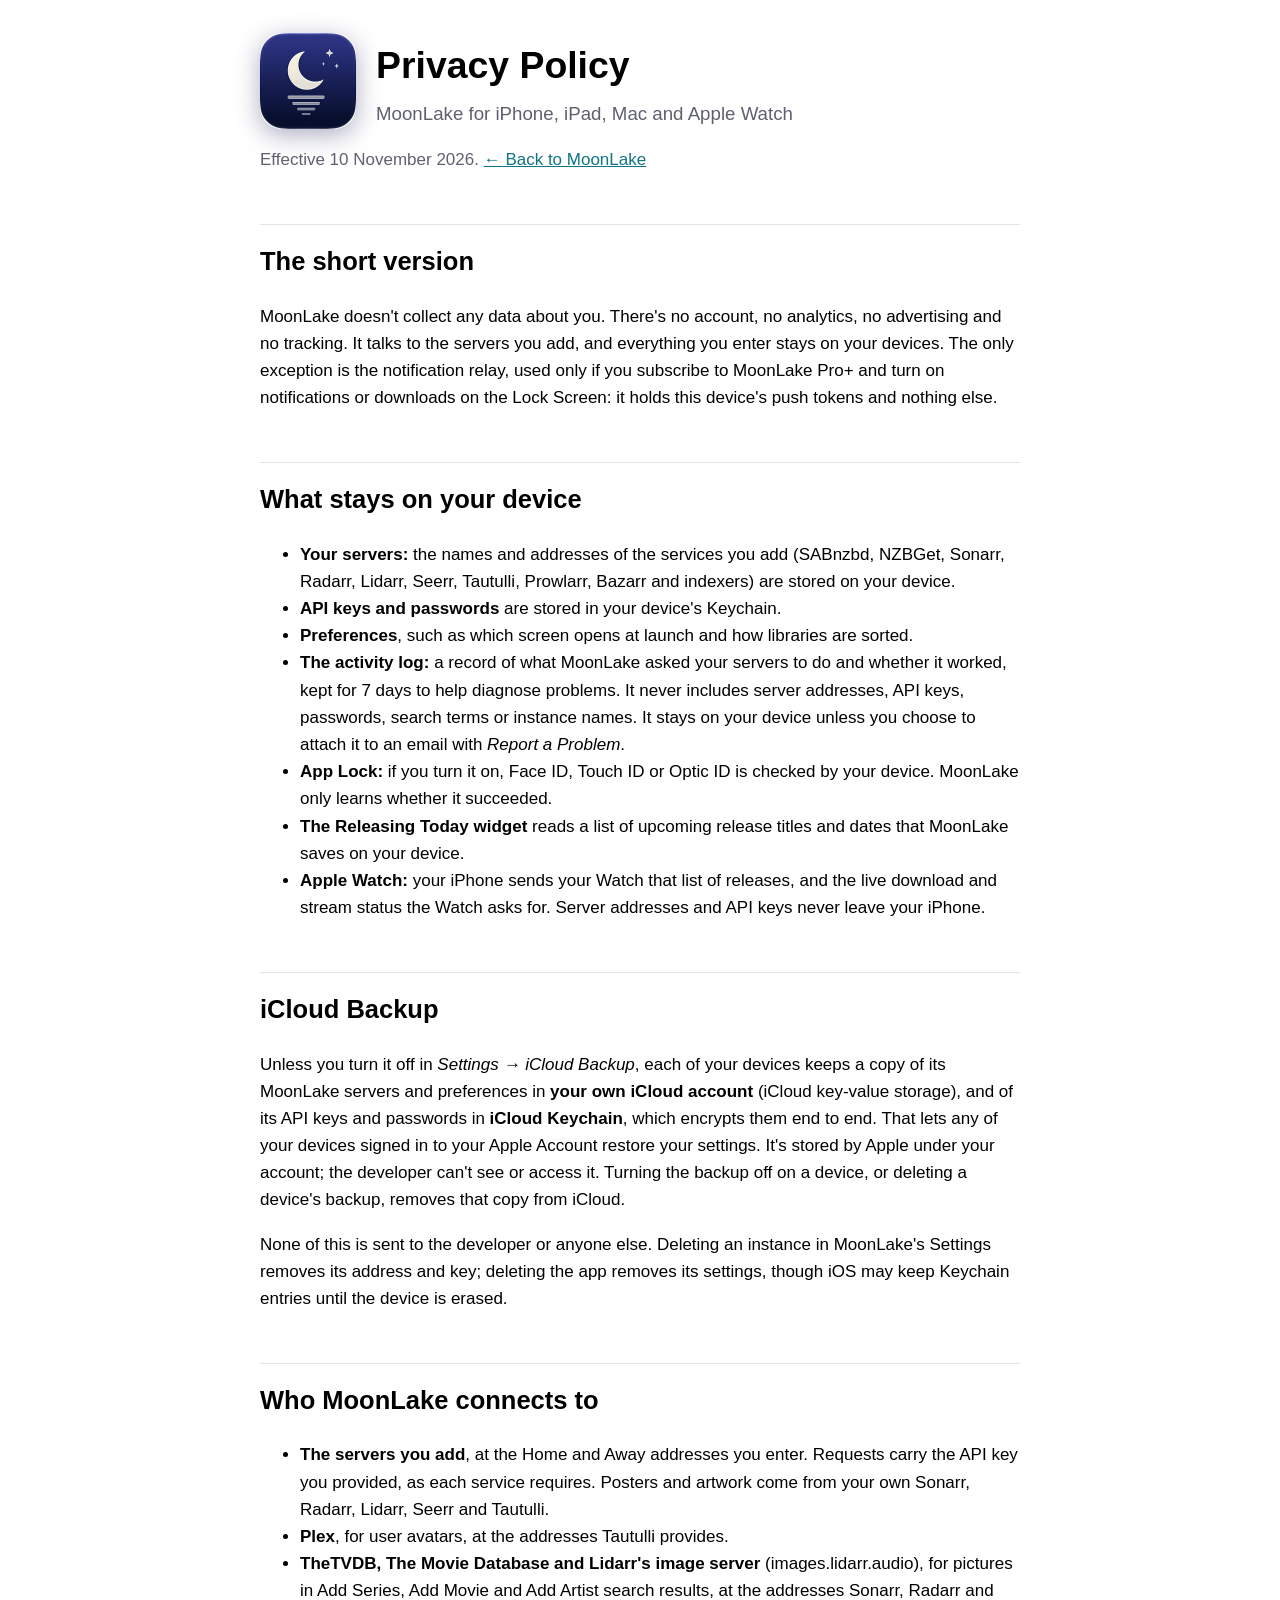
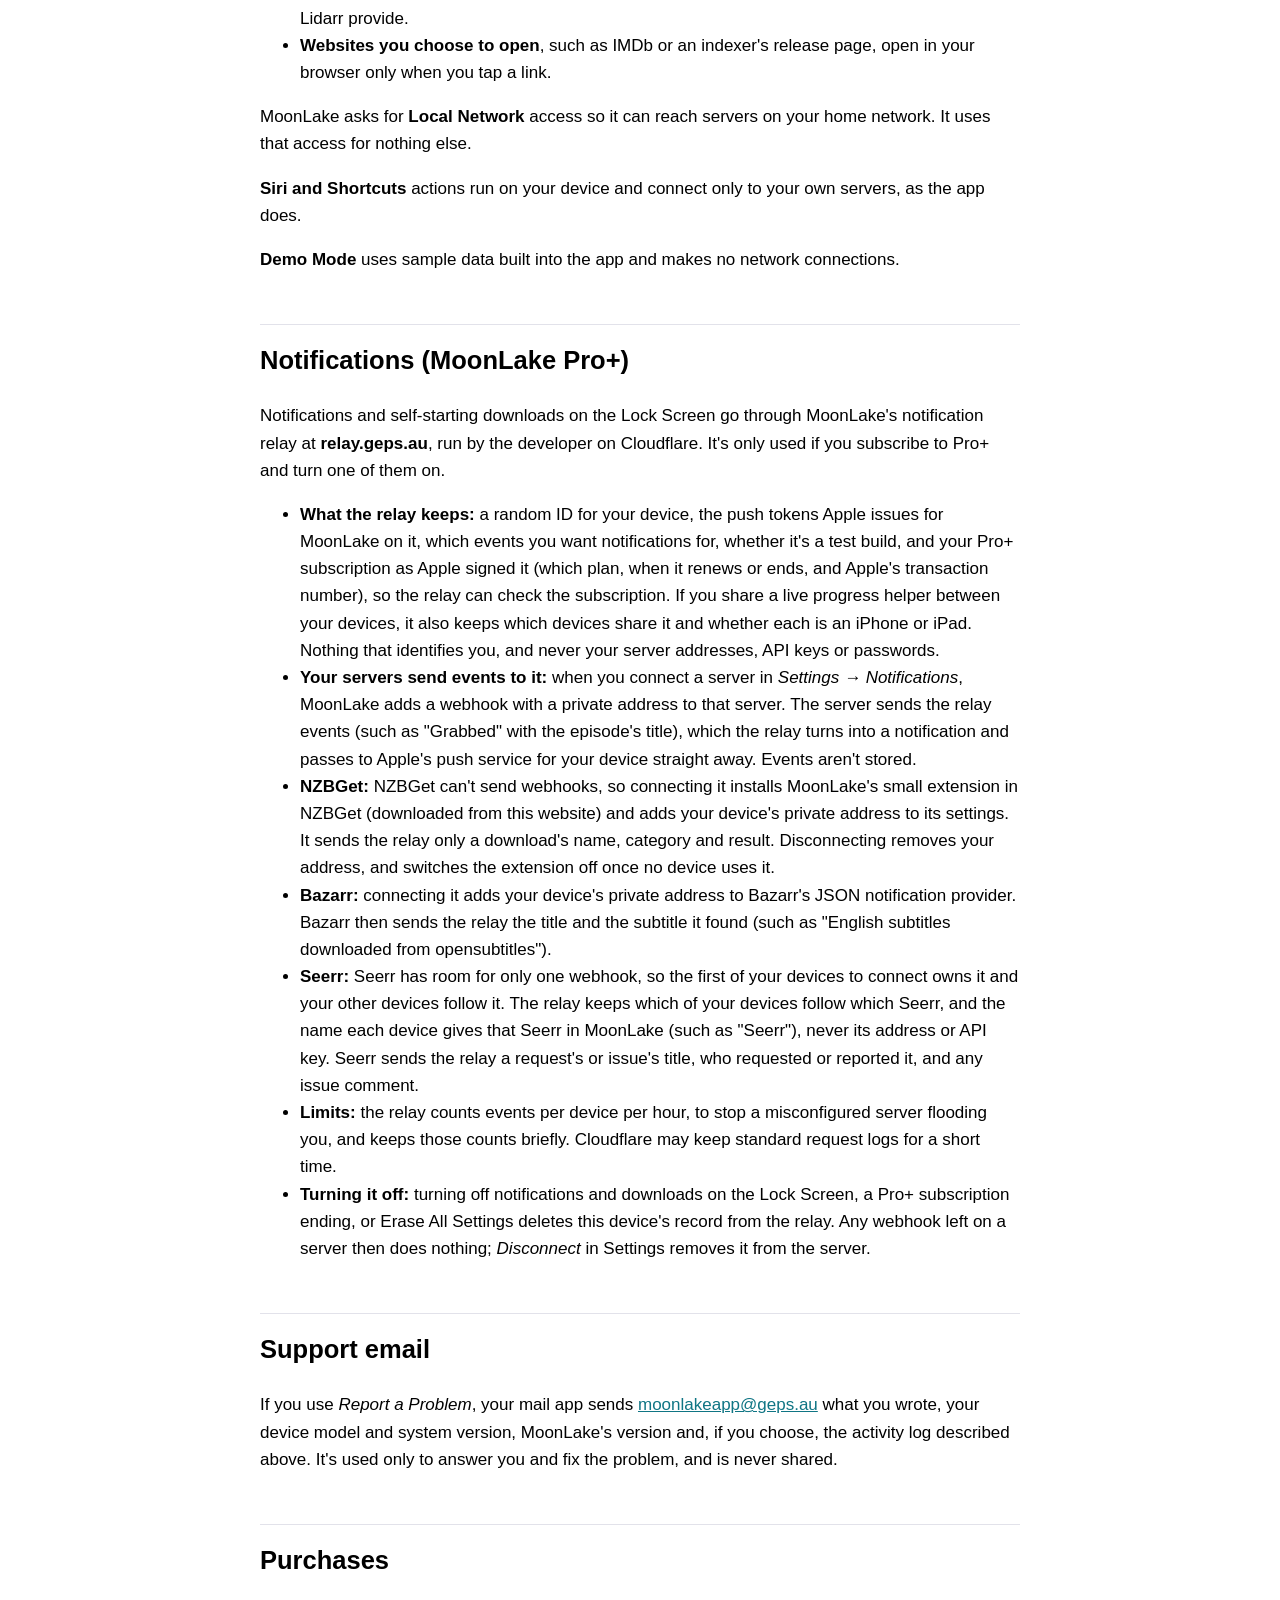
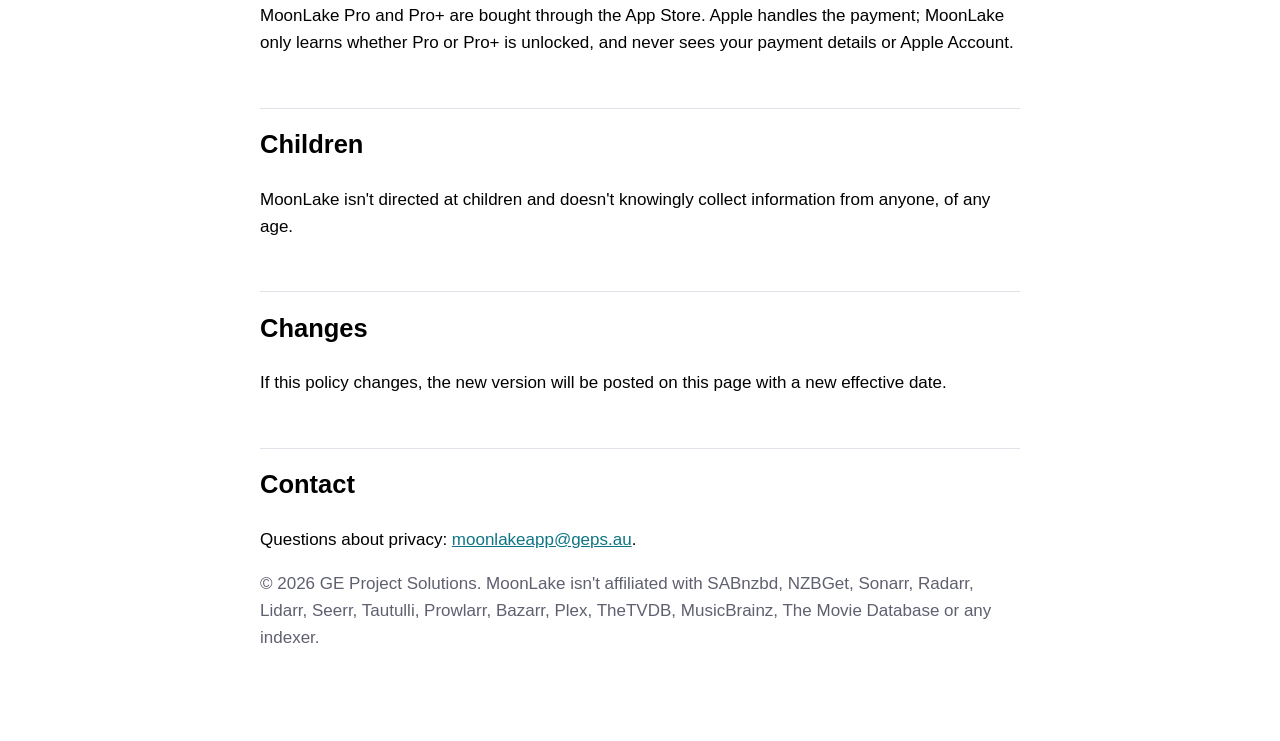
<file: privacy.html>
<!doctype html>
<html lang="en-AU">
<head>
  <meta charset="utf-8">
  <meta name="viewport" content="width=device-width, initial-scale=1">
  <title>MoonLake – Privacy Policy</title>
  <meta name="description" content="MoonLake's privacy policy: no account, no analytics, no tracking, and no data collected.">
  <link rel="icon" href="icon.png">
  <link rel="stylesheet" href="style.css">
</head>
<body>
  <main>
    <header class="hero">
      <img src="icon.png" alt="" width="96" height="96">
      <div>
        <h1>Privacy Policy</h1>
        <p class="tagline muted">MoonLake for iPhone, iPad, Mac and Apple Watch</p>
      </div>
    </header>

    <p class="muted">Effective 10 November 2026. <a href="index.html">← Back to MoonLake</a></p>

    <h2>The short version</h2>
    <p>MoonLake doesn't collect any data about you. There's no account, no analytics, no advertising and no tracking. It talks to the servers you add, and everything you enter stays on your devices. The only exception is the notification relay, used only if you subscribe to MoonLake Pro+ and turn on notifications or downloads on the Lock Screen: it holds this device's push tokens and nothing else.</p>

    <h2>What stays on your device</h2>
    <ul>
      <li><strong>Your servers:</strong> the names and addresses of the services you add (SABnzbd, NZBGet, Sonarr, Radarr, Lidarr, Seerr, Tautulli, Prowlarr, Bazarr and indexers) are stored on your device.</li>
      <li><strong>API keys and passwords</strong> are stored in your device's Keychain.</li>
      <li><strong>Preferences</strong>, such as which screen opens at launch and how libraries are sorted.</li>
      <li><strong>The activity log:</strong> a record of what MoonLake asked your servers to do and whether it worked, kept for 7 days to help diagnose problems. It never includes server addresses, API keys, passwords, search terms or instance names. It stays on your device unless you choose to attach it to an email with <em>Report a Problem</em>.</li>
      <li><strong>App Lock:</strong> if you turn it on, Face ID, Touch ID or Optic ID is checked by your device. MoonLake only learns whether it succeeded.</li>
      <li><strong>The Releasing Today widget</strong> reads a list of upcoming release titles and dates that MoonLake saves on your device.</li>
      <li><strong>Apple Watch:</strong> your iPhone sends your Watch that list of releases, and the live download and stream status the Watch asks for. Server addresses and API keys never leave your iPhone.</li>
    </ul>
    <h2>iCloud Backup</h2>
    <p>Unless you turn it off in <em>Settings → iCloud Backup</em>, each of your devices keeps a copy of its MoonLake servers and preferences in <strong>your own iCloud account</strong> (iCloud key-value storage), and of its API keys and passwords in <strong>iCloud Keychain</strong>, which encrypts them end to end. That lets any of your devices signed in to your Apple Account restore your settings. It's stored by Apple under your account; the developer can't see or access it. Turning the backup off on a device, or deleting a device's backup, removes that copy from iCloud.</p>

    <p>None of this is sent to the developer or anyone else. Deleting an instance in MoonLake's Settings removes its address and key; deleting the app removes its settings, though iOS may keep Keychain entries until the device is erased.</p>

    <h2>Who MoonLake connects to</h2>
    <ul>
      <li><strong>The servers you add</strong>, at the Home and Away addresses you enter. Requests carry the API key you provided, as each service requires. Posters and artwork come from your own Sonarr, Radarr, Lidarr, Seerr and Tautulli.</li>
      <li><strong>Plex</strong>, for user avatars, at the addresses Tautulli provides.</li>
      <li><strong>TheTVDB, The Movie Database and Lidarr's image server</strong> (images.lidarr.audio), for pictures in Add Series, Add Movie and Add Artist search results, at the addresses Sonarr, Radarr and Lidarr provide.</li>
      <li><strong>Websites you choose to open</strong>, such as IMDb or an indexer's release page, open in your browser only when you tap a link.</li>
    </ul>
    <p>MoonLake asks for <strong>Local Network</strong> access so it can reach servers on your home network. It uses that access for nothing else.</p>
    <p><strong>Siri and Shortcuts</strong> actions run on your device and connect only to your own servers, as the app does.</p>
    <p><strong>Demo Mode</strong> uses sample data built into the app and makes no network connections.</p>

    <h2>Notifications (MoonLake Pro+)</h2>
    <p>Notifications and self-starting downloads on the Lock Screen go through MoonLake's notification relay at <strong>relay.geps.au</strong>, run by the developer on Cloudflare. It's only used if you subscribe to Pro+ and turn one of them on.</p>
    <ul>
      <li><strong>What the relay keeps:</strong> a random ID for your device, the push tokens Apple issues for MoonLake on it, which events you want notifications for, whether it's a test build, and your Pro+ subscription as Apple signed it (which plan, when it renews or ends, and Apple's transaction number), so the relay can check the subscription. If you share a live progress helper between your devices, it also keeps which devices share it and whether each is an iPhone or iPad. Nothing that identifies you, and never your server addresses, API keys or passwords.</li>
      <li><strong>Your servers send events to it:</strong> when you connect a server in <em>Settings → Notifications</em>, MoonLake adds a webhook with a private address to that server. The server sends the relay events (such as "Grabbed" with the episode's title), which the relay turns into a notification and passes to Apple's push service for your device straight away. Events aren't stored.</li>
      <li><strong>NZBGet:</strong> NZBGet can't send webhooks, so connecting it installs MoonLake's small extension in NZBGet (downloaded from this website) and adds your device's private address to its settings. It sends the relay only a download's name, category and result. Disconnecting removes your address, and switches the extension off once no device uses it.</li>
      <li><strong>Bazarr:</strong> connecting it adds your device's private address to Bazarr's JSON notification provider. Bazarr then sends the relay the title and the subtitle it found (such as "English subtitles downloaded from opensubtitles").</li>
      <li><strong>Seerr:</strong> Seerr has room for only one webhook, so the first of your devices to connect owns it and your other devices follow it. The relay keeps which of your devices follow which Seerr, and the name each device gives that Seerr in MoonLake (such as "Seerr"), never its address or API key. Seerr sends the relay a request's or issue's title, who requested or reported it, and any issue comment.</li>
      <li><strong>Limits:</strong> the relay counts events per device per hour, to stop a misconfigured server flooding you, and keeps those counts briefly. Cloudflare may keep standard request logs for a short time.</li>
      <li><strong>Turning it off:</strong> turning off notifications and downloads on the Lock Screen, a Pro+ subscription ending, or Erase All Settings deletes this device's record from the relay. Any webhook left on a server then does nothing; <em>Disconnect</em> in Settings removes it from the server.</li>
    </ul>

    <h2>Support email</h2>
    <p>If you use <em>Report a Problem</em>, your mail app sends <a href="mailto:moonlakeapp@geps.au">moonlakeapp@geps.au</a> what you wrote, your device model and system version, MoonLake's version and, if you choose, the activity log described above. It's used only to answer you and fix the problem, and is never shared.</p>

    <h2>Purchases</h2>
    <p>MoonLake Pro and Pro+ are bought through the App Store. Apple handles the payment; MoonLake only learns whether Pro or Pro+ is unlocked, and never sees your payment details or Apple Account.</p>

    <h2>Children</h2>
    <p>MoonLake isn't directed at children and doesn't knowingly collect information from anyone, of any age.</p>

    <h2>Changes</h2>
    <p>If this policy changes, the new version will be posted on this page with a new effective date.</p>

    <h2>Contact</h2>
    <p>Questions about privacy: <a href="mailto:moonlakeapp@geps.au">moonlakeapp@geps.au</a>.</p>

    <p class="muted">© 2026 GE Project Solutions. MoonLake isn't affiliated with SABnzbd, NZBGet, Sonarr, Radarr, Lidarr, Seerr, Tautulli, Prowlarr, Bazarr, Plex, TheTVDB, MusicBrainz, The Movie Database or any indexer.</p>
  </main>
</body>
</html>
</file>
<file: style.css>
/* MoonLake's site: the app's night-sky palette, readable in light and dark mode. */
:root {
  color-scheme: light dark;
  --accent: #0F7584;
  --night: #2C3380;
  --moon: #F6F1E1;
  --muted: #5f6070;
  --card: #f3f3f7;
  --rule: #e2e2ea;
}
@media (prefers-color-scheme: dark) {
  :root { --accent: #4CC3D2; --muted: #a3a6bd; --card: #151833; --rule: #262a4d; }
  body { background: linear-gradient(#12153a, #03050f) fixed; }
}
body { margin: 0; font: 17px/1.6 -apple-system, BlinkMacSystemFont, "Helvetica Neue", sans-serif; }
main { max-width: 760px; margin: 0 auto; padding: 32px 20px 72px; }
a { color: var(--accent); }

header.hero { display: flex; align-items: center; gap: 20px; margin-bottom: 8px; }
header.hero img { border-radius: 22px; box-shadow: 0 6px 24px rgba(20, 24, 80, 0.35); }
header.hero p { margin: 0; }
/* Apple's badge as supplied: no shadow, rounding or effects; at least 40 pt tall. */
a.store-badge { display: inline-block; margin-top: 12px; line-height: 0; }
header.hero a.store-badge img { width: 144px; height: 48px; border-radius: 0; box-shadow: none; }
h1 { margin: 0.1em 0; font-size: 2.2em; }
h2 { margin-top: 2em; padding-top: 0.6em; border-top: 1px solid var(--rule); }
h3 { margin-bottom: 0.2em; }
.muted { color: var(--muted); }
.tagline { margin: 0; font-size: 1.1em; }

nav.toc { background: var(--card); border-radius: 14px; padding: 12px 18px; margin: 24px 0; }
nav.toc ol { margin: 0.3em 0; padding-left: 1.3em; columns: 2; column-gap: 28px; }
nav.toc li { break-inside: avoid; }

figure { margin: 18px 0 22px; }
figure img { width: 100%; height: auto; border-radius: 14px; border: 1px solid var(--rule); }
figcaption { font-size: 0.9em; color: var(--muted); margin-top: 6px; text-align: center; }

table { border-collapse: collapse; width: 100%; margin: 12px 0 18px; font-size: 0.95em; }
th, td { text-align: left; padding: 7px 10px; border-bottom: 1px solid var(--rule); vertical-align: top; }
th { font-weight: 600; }

.gesture { display: inline-block; padding: 0 7px; border-radius: 6px; background: var(--card); font-size: 0.9em; white-space: nowrap; }
.note { background: var(--card); border-left: 4px solid var(--accent); border-radius: 8px; padding: 10px 14px; }
.chips span { display: inline-block; margin: 0 6px 6px 0; padding: 2px 10px; border-radius: 999px; border: 1px solid var(--rule); font-size: 0.9em; }

@media (max-width: 560px) { nav.toc ol { columns: 1; } header.hero { flex-direction: column; align-items: flex-start; } }
</file>
